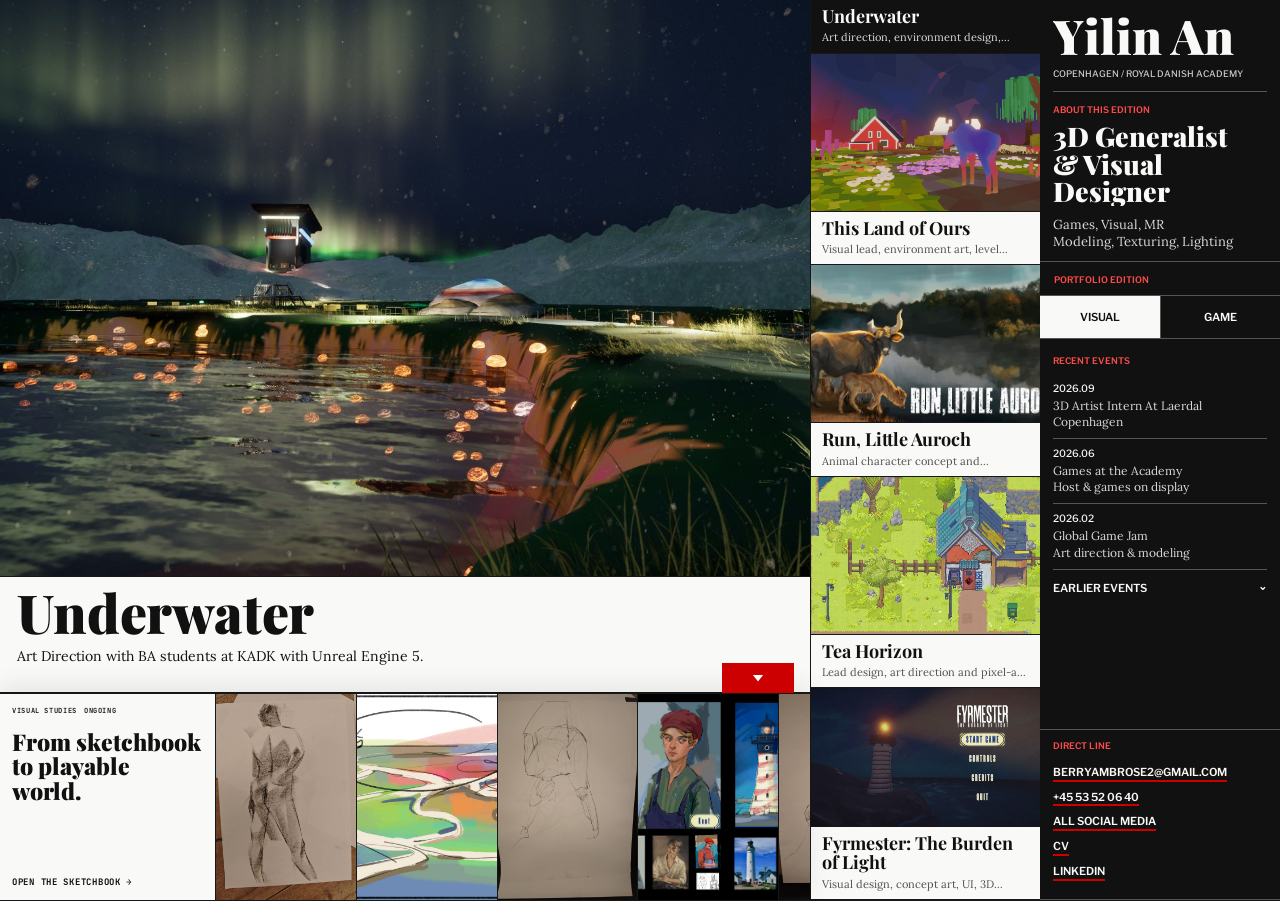
<file: index.html>
<!doctype html>
<html lang="en">
  <head>
    <meta charset="utf-8">
    <meta name="viewport" content="width=device-width, initial-scale=1">
    <meta name="description" content="3D Generalist &amp; Visual Designer. Games, visual, MR. Modeling, texturing, lighting.">
    <meta property="og:type" content="website">
    <meta property="og:url" content="https://www.yilin-an.com/">
    <meta property="og:title" content="Yilin An | 3D Generalist &amp; Visual Designer">
    <meta property="og:description" content="Games, visual, MR. Modeling, texturing, lighting.">
    <meta property="og:image" content="https://www.yilin-an.com/assets/works/underwater-final-1.jpg">
    <meta property="og:image:width" content="1800">
    <meta property="og:image:height" content="849">
    <meta property="og:image:alt" content="Underwater environment by Yilin An">
    <meta name="twitter:card" content="summary_large_image">
    <meta name="twitter:title" content="Yilin An | 3D Generalist &amp; Visual Designer">
    <meta name="twitter:description" content="Games, visual, MR. Modeling, texturing, lighting.">
    <meta name="twitter:image" content="https://www.yilin-an.com/assets/works/underwater-final-1.jpg">
    <title>Yilin An | 3D Generalist &amp; Visual Designer</title>
    <link rel="stylesheet" href="styles.css?v=20261027-3">
  </head>
  <body class="home-editorial">
    <div class="page-shell">
      <main class="front-page" id="content">
        <div class="front-page__grid">
          <section class="front-main" id="front-main" aria-label="Selected project">
            <div class="front-main__cover" id="front-main-cover">
              <figure class="front-main__hero">
              <img src="assets/works/underwater-final-1.jpg" alt="Underwater arctic environment beneath the aurora">
              </figure>
              <div class="front-main__overview">
                <h1 id="front-project-title">Underwater</h1>
                <div class="front-main__overview-grid">
                  <p>Art Direction with BA students at KADK with Unreal Engine 5.</p>
                </div>
              </div>
            </div>
            <section class="work-detail" id="work-detail" aria-live="polite"></section>
          </section>

          <section class="front-studies front-studies--overlay" id="front-studies" aria-labelledby="studies-title">
            <header>
              <p class="front-meta"><span>Visual Studies</span><span>Ongoing</span></p>
              <h2 id="studies-title">From sketchbook<br>to playable world.</h2>
              <span class="front-studies__cta">Open the sketchbook <span aria-hidden="true">→</span></span>
            </header>
            <div class="front-studies__images" id="front-studies-images" aria-label="Sketches from visual projects"></div>
            <a class="front-studies__hit-area" href="#croquis" aria-label="Open Croquis sketchbook"></a>
            <button class="front-studies__toggle" id="front-studies-toggle" type="button" aria-label="Hide sketchbook" aria-controls="front-studies-images" aria-expanded="true" title="Hide sketchbook"><span aria-hidden="true"></span></button>
          </section>

          <aside class="front-directory" id="front-directory" aria-label="Project directory">
            <button class="front-directory__toggle" id="front-directory-toggle" type="button" aria-expanded="false" aria-controls="front-reader-list">Projects <span aria-hidden="true">⌄</span></button>
            <nav class="front-directory__list" id="front-reader-list" aria-label="All projects"></nav>
          </aside>

          <aside class="front-rail" id="about" aria-label="About and contact">
            <section class="front-rail__intro">
              <p class="front-rail__name">Yilin An</p>
              <p class="front-rail__location">Copenhagen / Royal Danish Academy</p>
              <p class="front-rail__kicker">About this edition</p>
              <h2><span>3D Generalist</span><br> &amp; Visual Designer</h2>
              <p>Games, Visual, MR<br>Modeling, Texturing, Lighting</p>
            </section>

            <nav class="front-rail__edition" aria-label="Portfolio edition">
              <p class="front-rail__kicker">Portfolio Edition</p>
              <div class="front-rail__edition-links">
                <a href="index.html" aria-current="page">Visual</a>
                <a href="game-design.html">Game</a>
              </div>
            </nav>

            <section class="front-rail__events" aria-label="Recent events">
              <p class="front-rail__kicker">Recent Events</p>
              <article><time datetime="2026-09">2026.09</time><p>3D Artist Intern At Laerdal Copenhagen</p></article>
              <article><time datetime="2026-06">2026.06</time><p>Games at the Academy<br>Host &amp; games on display</p></article>
              <article><time datetime="2026-02">2026.02</time><p>Global Game Jam<br>Art direction &amp; modeling</p></article>
              <details class="front-rail__history">
                <summary>Earlier events <span aria-hidden="true">⌄</span></summary>
                <article><time datetime="2025-09">2025.09–11</time><p>BOF21 cover-page design for Team Deadline Impact</p></article>
                <article><time datetime="2025-09">2025.09–11</time><p>Croquis exhibition at the Royal Danish Academy, works on display</p></article>
                <article><time datetime="2025">2025</time><p>Danish National Museum<br>Museum game collaboration</p></article>
                <article><time datetime="2025-02">2025.02</time><p>Hikvision EZVIZ, brand IP figure design</p></article>
                <article><time datetime="2024-09">2024.09<br>–2025.11</time><p>BOF TT cover-page design for Team Ultimate Ravers</p></article>
                <article><time datetime="2023-09">2023.09</time><p>Zhejiang Province Multimedia Design Competition, First Prize</p></article>
              </details>
            </section>

            <section class="front-rail__contact" id="contact">
              <p class="front-rail__kicker">Direct Line</p>
              <a href="mailto:berryambrose2@gmail.com">berryambrose2@gmail.com</a>
              <a href="tel:+4553520640">+45 53 52 06 40</a>
              <a href="https://linktr.ee/yilinan" target="_blank" rel="noreferrer">All social media</a>
              <a href="https://drive.google.com/file/d/1yJG4AS02qdgOVdBBSRot0RKter72H807/view?usp=drive_link" target="_blank" rel="noreferrer">CV</a>
              <a href="https://www.linkedin.com/in/yilinan/" target="_blank" rel="noreferrer">LinkedIn</a>
            </section>
          </aside>

        </div>
      </main>
    </div>
    <script src="case-studies.js?v=20261026-4"></script>
    <script src="script.js?v=20261027-3"></script>
  </body>
</html>
</file>
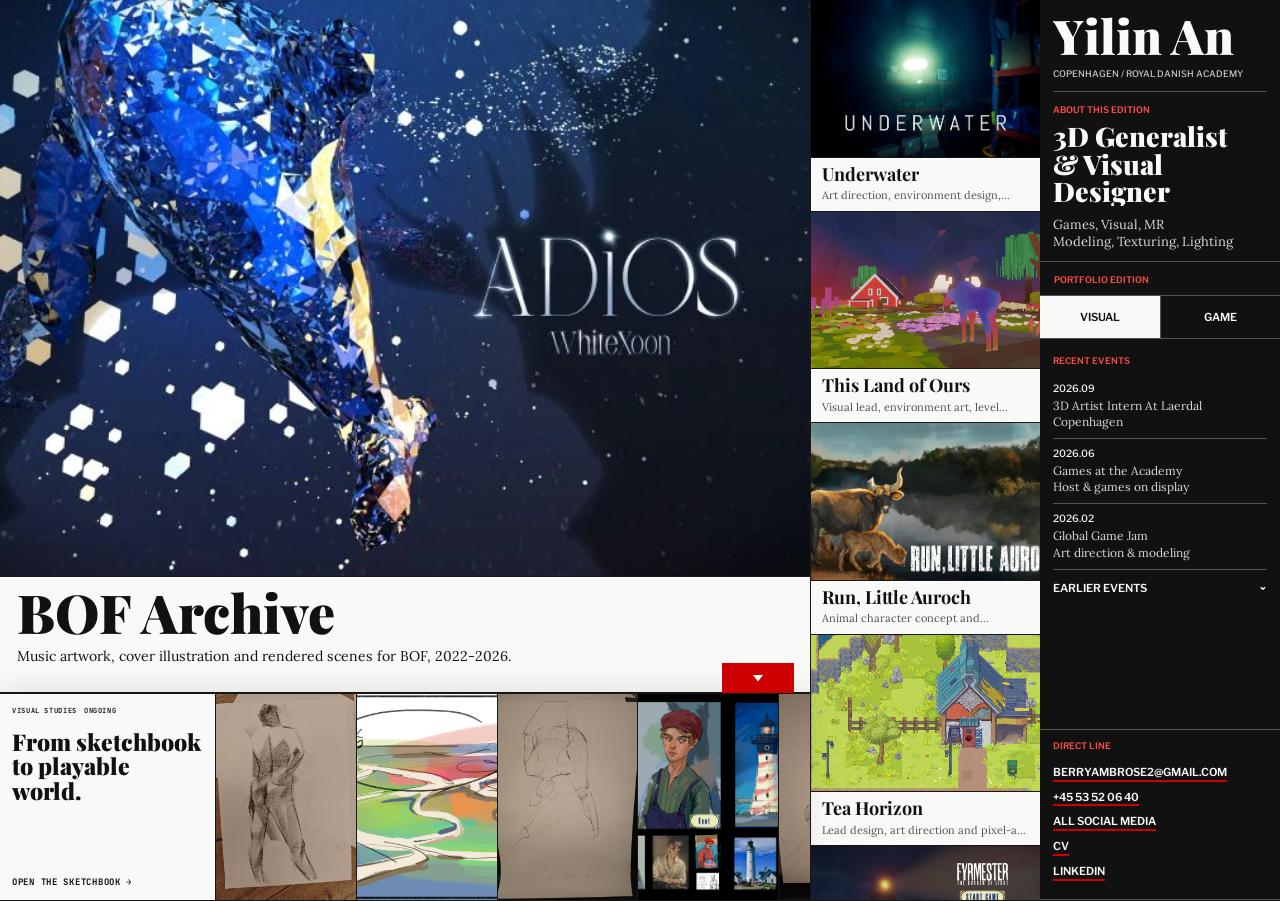
<file: bof.html>
<!doctype html>
<html lang="en">
  <head>
    <meta charset="utf-8">
    <meta http-equiv="refresh" content="0; url=index.html#bof">
    <meta name="robots" content="noindex">
    <title>BOF | Yilin An</title>
    <script>window.location.replace("index.html#bof");</script>
  </head>
  <body><a href="index.html#bof">BOF Archive</a></body>
</html>
</file>
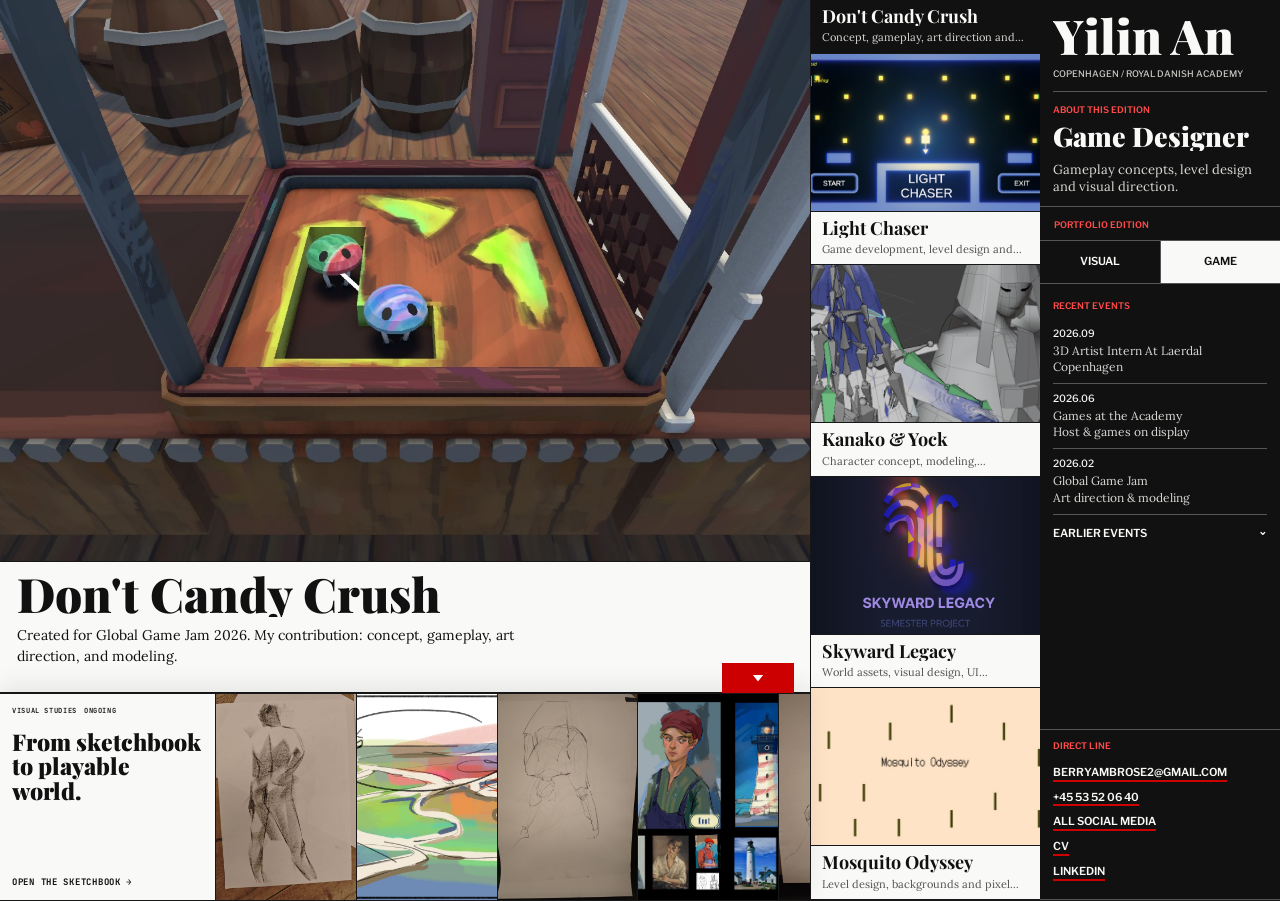
<file: game-design.html>
<!doctype html>
<html lang="en">
  <head>
    <meta charset="utf-8">
    <meta name="viewport" content="width=device-width, initial-scale=1">
    <meta name="description" content="Yilin An's game design portfolio: gameplay concepts, level design, prototypes and visual direction.">
    <meta property="og:type" content="website">
    <meta property="og:url" content="https://www.yilin-an.com/game-design.html">
    <meta property="og:title" content="Yilin An | Game Designer">
    <meta property="og:description" content="Gameplay concepts, level design, prototypes and visual direction.">
    <meta property="og:image" content="https://www.yilin-an.com/assets/works/candy-6.jpg">
    <meta name="twitter:card" content="summary_large_image">
    <title>Yilin An | Game Designer</title>
    <link rel="stylesheet" href="styles.css?v=20261027-3">
  </head>
  <body class="home-editorial game-edition">
    <div class="page-shell">
      <main class="front-page" id="content">
        <div class="front-page__grid">
          <section class="front-main" id="front-main" aria-label="Selected project">
            <div class="front-main__cover" id="front-main-cover">
              <figure class="front-main__hero">
                <img src="assets/works/candy-6.jpg" alt="Don't Candy Crush gameplay scene">
              </figure>
              <div class="front-main__overview">
                <h1 id="front-project-title">Don't Candy Crush</h1>
                <div class="front-main__overview-grid">
                  <p>Created for Global Game Jam 2026. My contribution: concept, gameplay, art direction, and modeling.</p>
                </div>
              </div>
            </div>
            <section class="work-detail" id="work-detail" aria-live="polite"></section>
          </section>

          <section class="front-studies front-studies--overlay" id="front-studies" aria-labelledby="studies-title">
            <header>
              <p class="front-meta"><span>Visual Studies</span><span>Ongoing</span></p>
              <h2 id="studies-title">From sketchbook<br>to playable world.</h2>
              <span class="front-studies__cta">Open the sketchbook <span aria-hidden="true">→</span></span>
            </header>
            <div class="front-studies__images" id="front-studies-images" aria-label="Sketches from visual projects"></div>
            <a class="front-studies__hit-area" href="index.html#croquis" aria-label="Open Croquis sketchbook"></a>
            <button class="front-studies__toggle" id="front-studies-toggle" type="button" aria-label="Hide sketchbook" aria-controls="front-studies-images" aria-expanded="true" title="Hide sketchbook"><span aria-hidden="true"></span></button>
          </section>

          <aside class="front-directory" id="front-directory" aria-label="Game project directory">
            <button class="front-directory__toggle" id="front-directory-toggle" type="button" aria-expanded="false" aria-controls="front-reader-list">Projects <span aria-hidden="true">⌄</span></button>
            <nav class="front-directory__list" id="front-reader-list" aria-label="Game projects"></nav>
          </aside>

          <aside class="front-rail" id="about" aria-label="About and contact">
            <section class="front-rail__intro">
              <p class="front-rail__name">Yilin An</p>
              <p class="front-rail__location">Copenhagen / Royal Danish Academy</p>
              <p class="front-rail__kicker">About this edition</p>
              <h2>Game Designer</h2>
              <p>Gameplay concepts, level design and visual direction.</p>
            </section>

            <nav class="front-rail__edition" aria-label="Portfolio edition">
              <p class="front-rail__kicker">Portfolio Edition</p>
              <div class="front-rail__edition-links">
                <a href="index.html">Visual</a>
                <a href="game-design.html" aria-current="page">Game</a>
              </div>
            </nav>

            <section class="front-rail__events" aria-label="Recent events">
              <p class="front-rail__kicker">Recent Events</p>
              <article><time datetime="2026-09">2026.09</time><p>3D Artist Intern At Laerdal Copenhagen</p></article>
              <article><time datetime="2026-06">2026.06</time><p>Games at the Academy<br>Host &amp; games on display</p></article>
              <article><time datetime="2026-02">2026.02</time><p>Global Game Jam<br>Art direction &amp; modeling</p></article>
              <details class="front-rail__history">
                <summary>Earlier events <span aria-hidden="true">⌄</span></summary>
                <article><time datetime="2025-09">2025.09–11</time><p>BOF21 cover-page design for Team Deadline Impact</p></article>
                <article><time datetime="2025-09">2025.09–11</time><p>Croquis exhibition at the Royal Danish Academy, works on display</p></article>
                <article><time datetime="2025">2025</time><p>Danish National Museum<br>Museum game collaboration</p></article>
                <article><time datetime="2025-02">2025.02</time><p>Hikvision EZVIZ, brand IP figure design</p></article>
                <article><time datetime="2024-09">2024.09<br>–2025.11</time><p>BOF TT cover-page design for Team Ultimate Ravers</p></article>
                <article><time datetime="2023-09">2023.09</time><p>Zhejiang Province Multimedia Design Competition, First Prize</p></article>
              </details>
            </section>

            <section class="front-rail__contact" id="contact">
              <p class="front-rail__kicker">Direct Line</p>
              <a href="mailto:berryambrose2@gmail.com">berryambrose2@gmail.com</a>
              <a href="tel:+4553520640">+45 53 52 06 40</a>
              <a href="https://linktr.ee/yilinan" target="_blank" rel="noreferrer">All social media</a>
              <a href="https://drive.google.com/file/d/1yJG4AS02qdgOVdBBSRot0RKter72H807/view?usp=drive_link" target="_blank" rel="noreferrer">CV</a>
              <a href="https://www.linkedin.com/in/yilinan/" target="_blank" rel="noreferrer">LinkedIn</a>
            </section>
          </aside>
        </div>
      </main>
    </div>
    <script src="case-studies.js?v=20261026-4"></script>
    <script src="script.js?v=20261027-3"></script>
  </body>
</html>
</file>
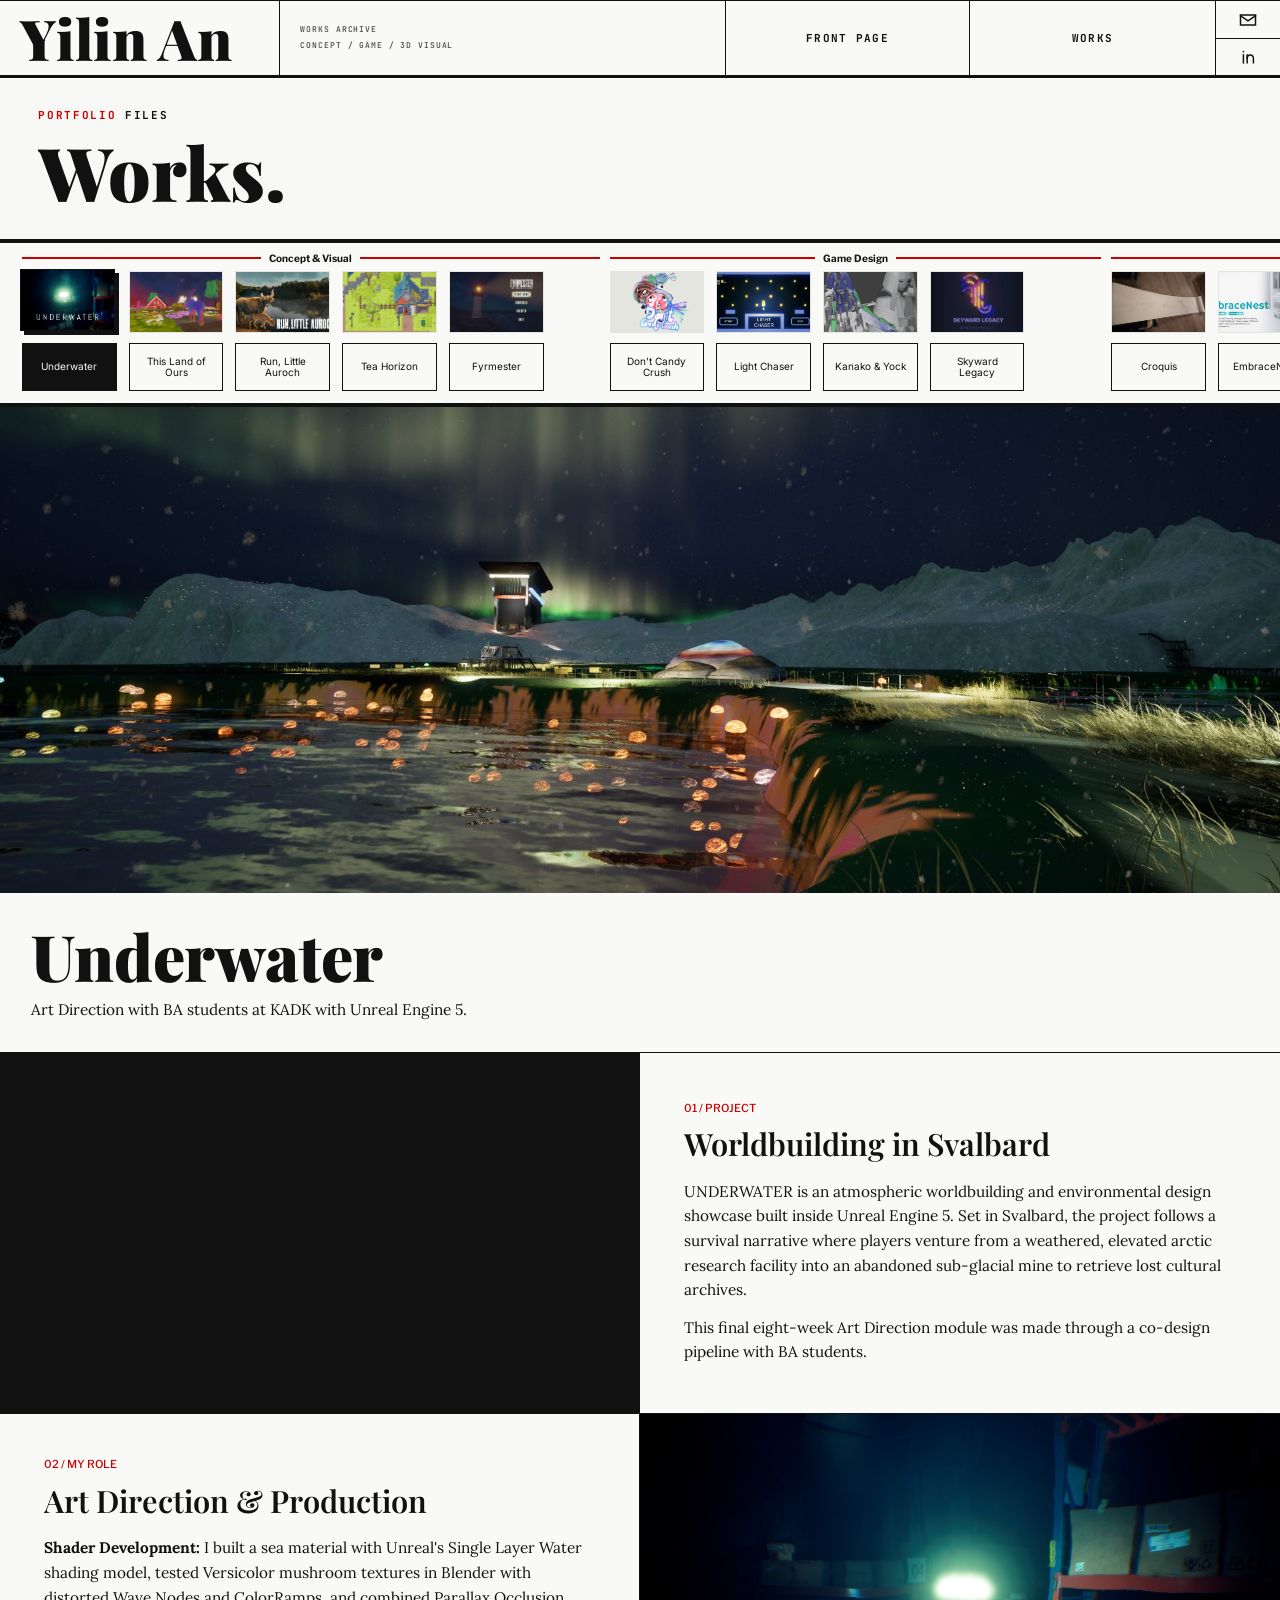
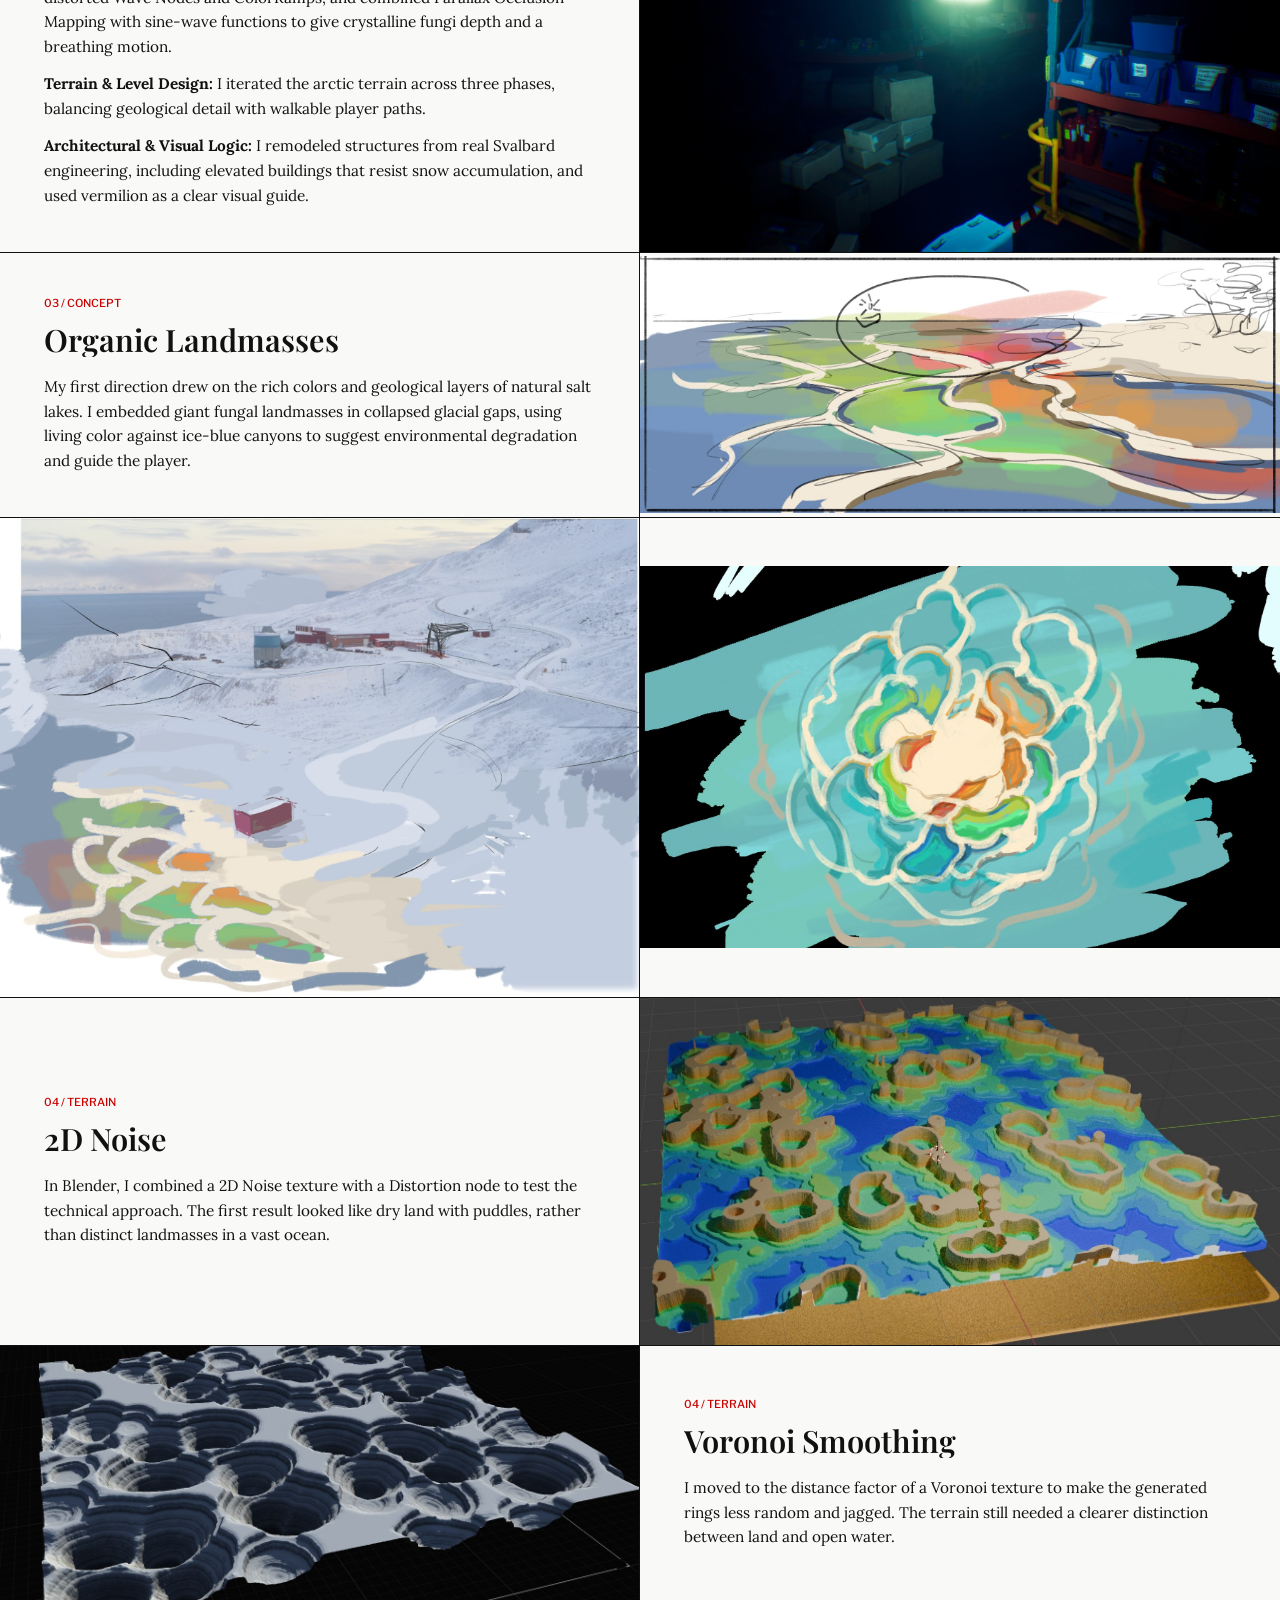
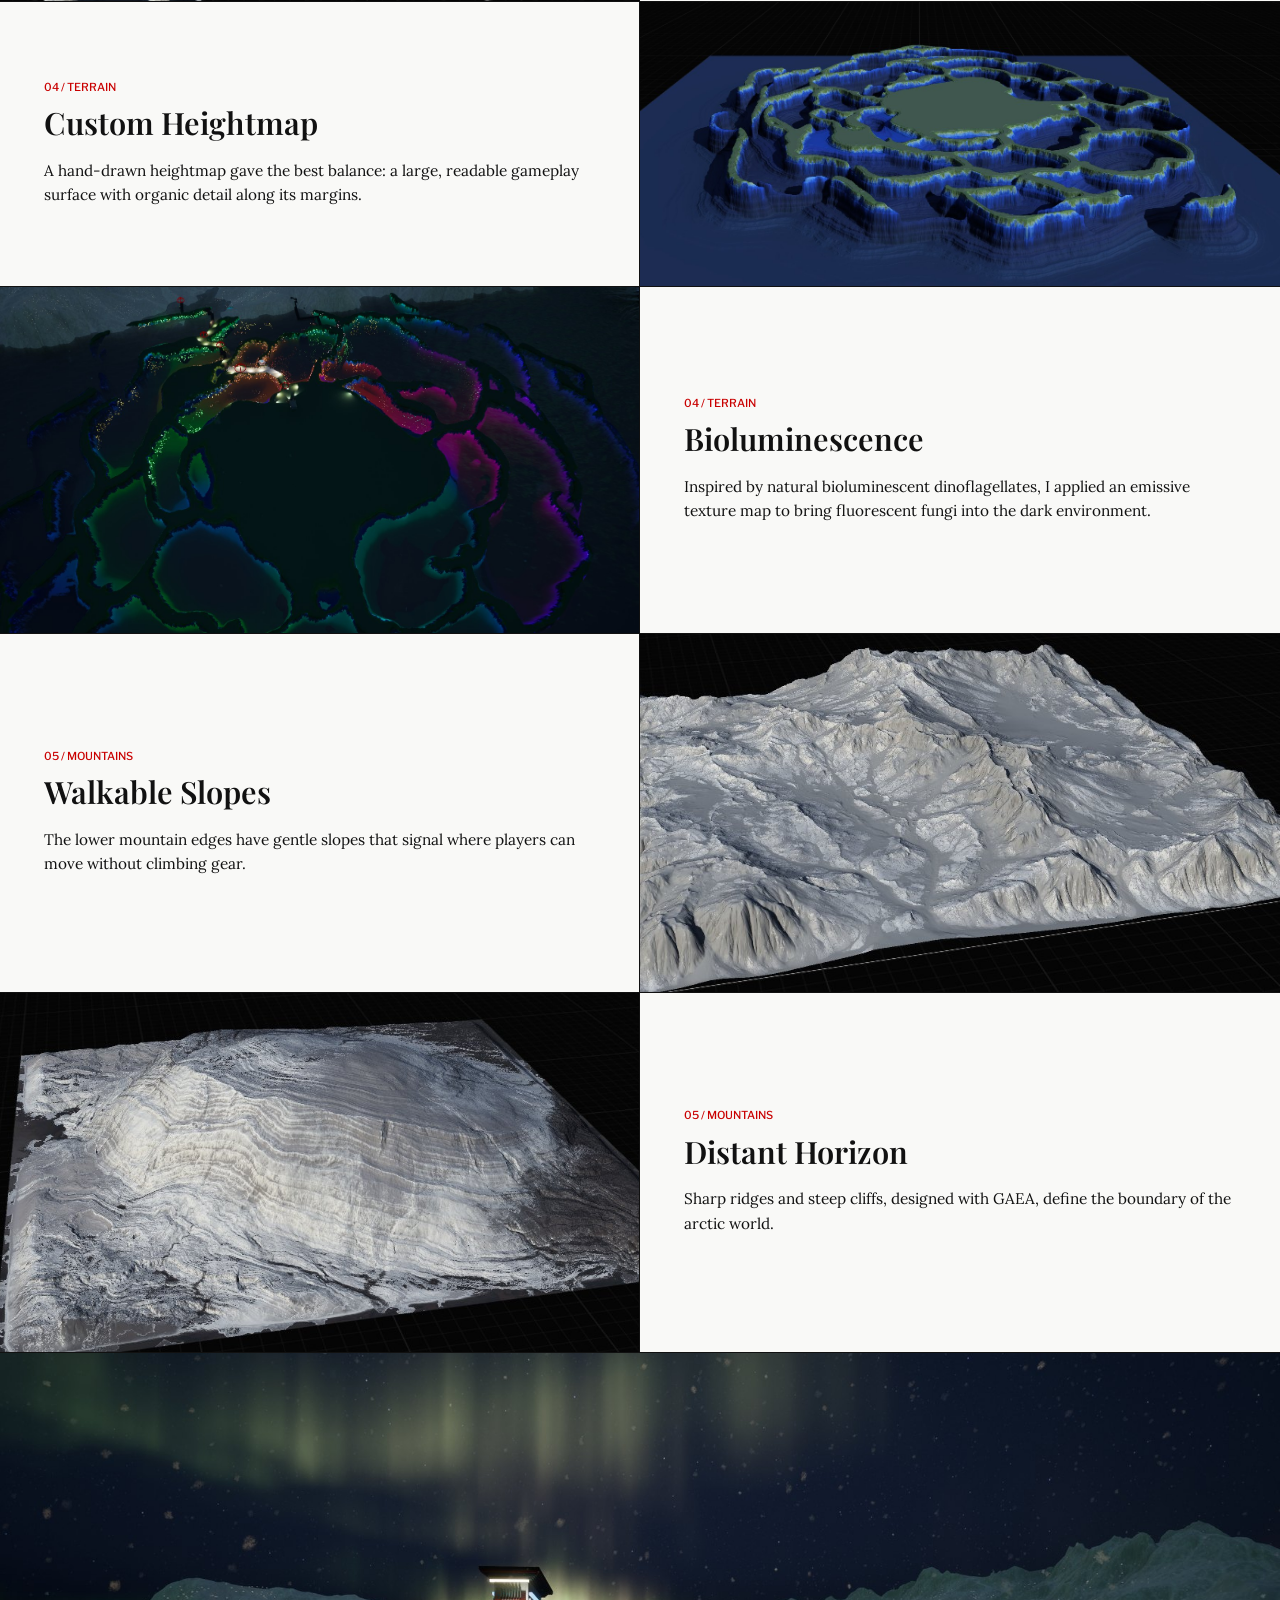
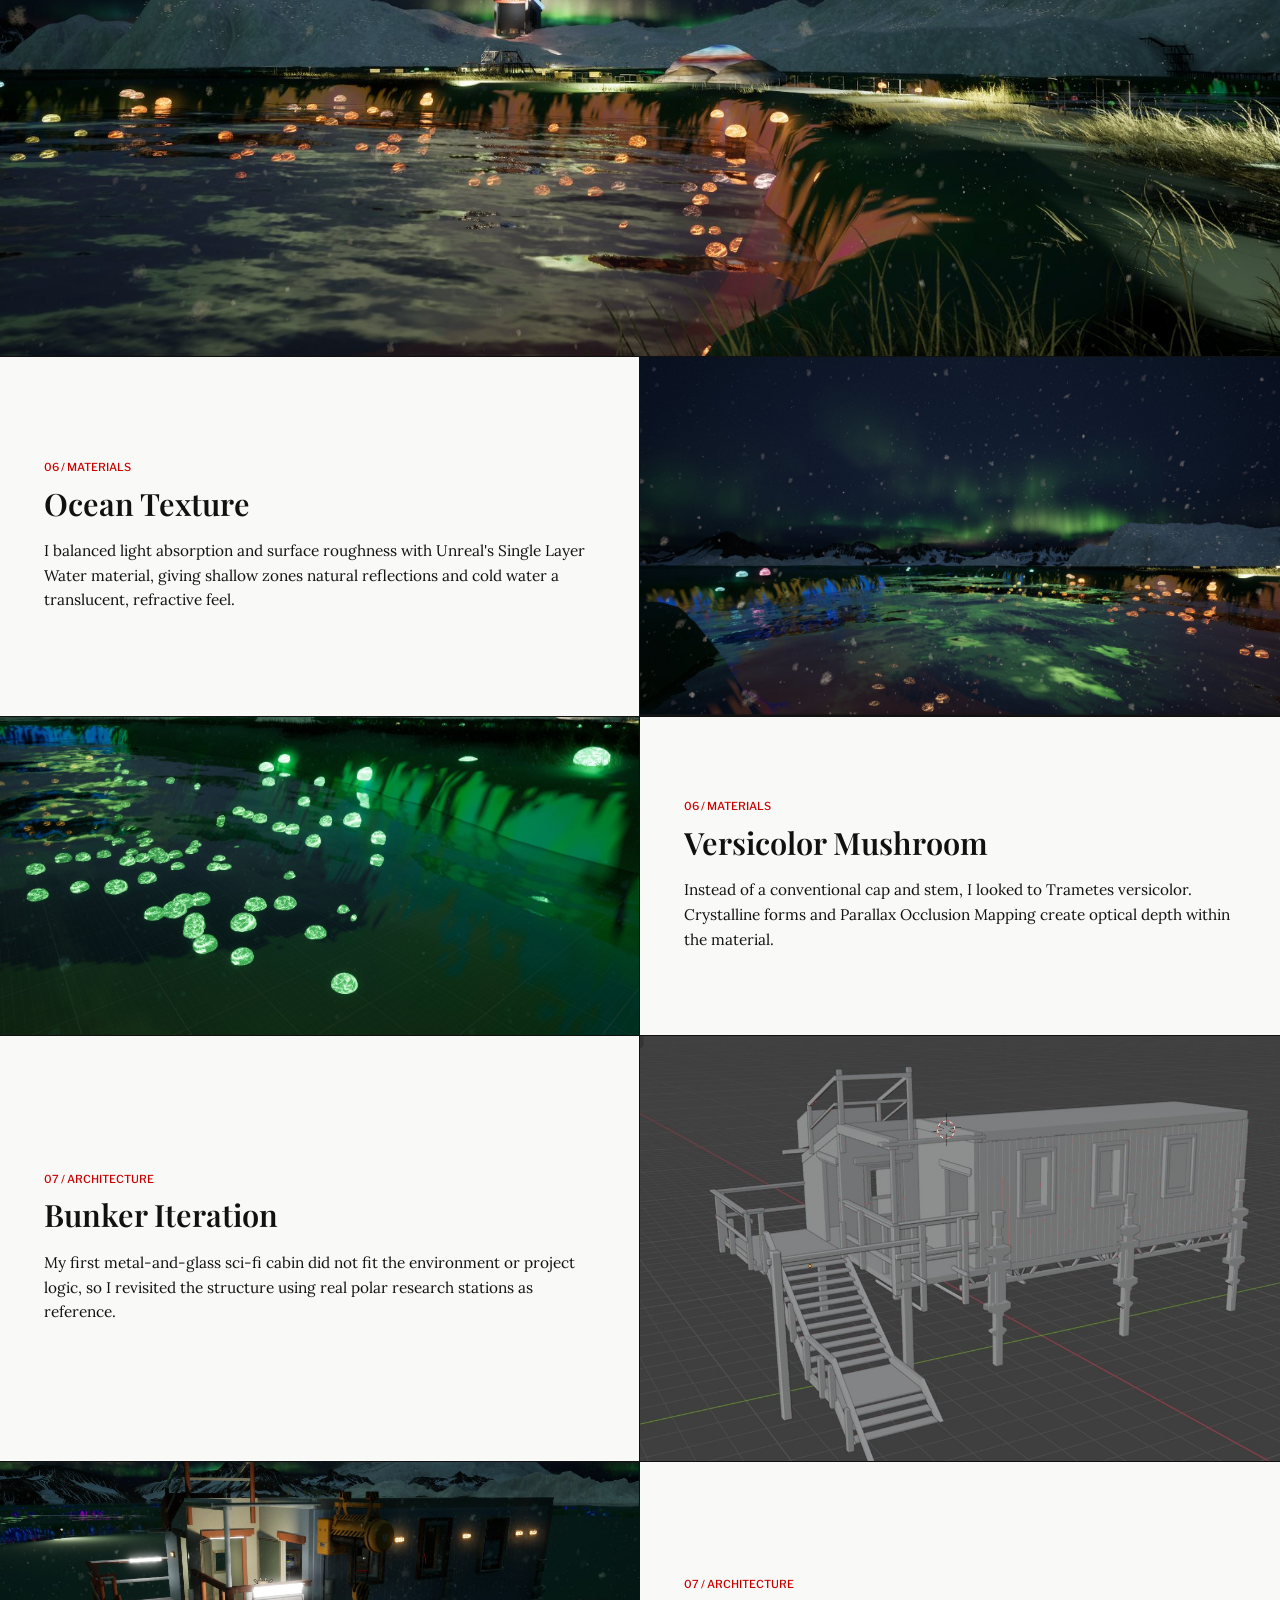
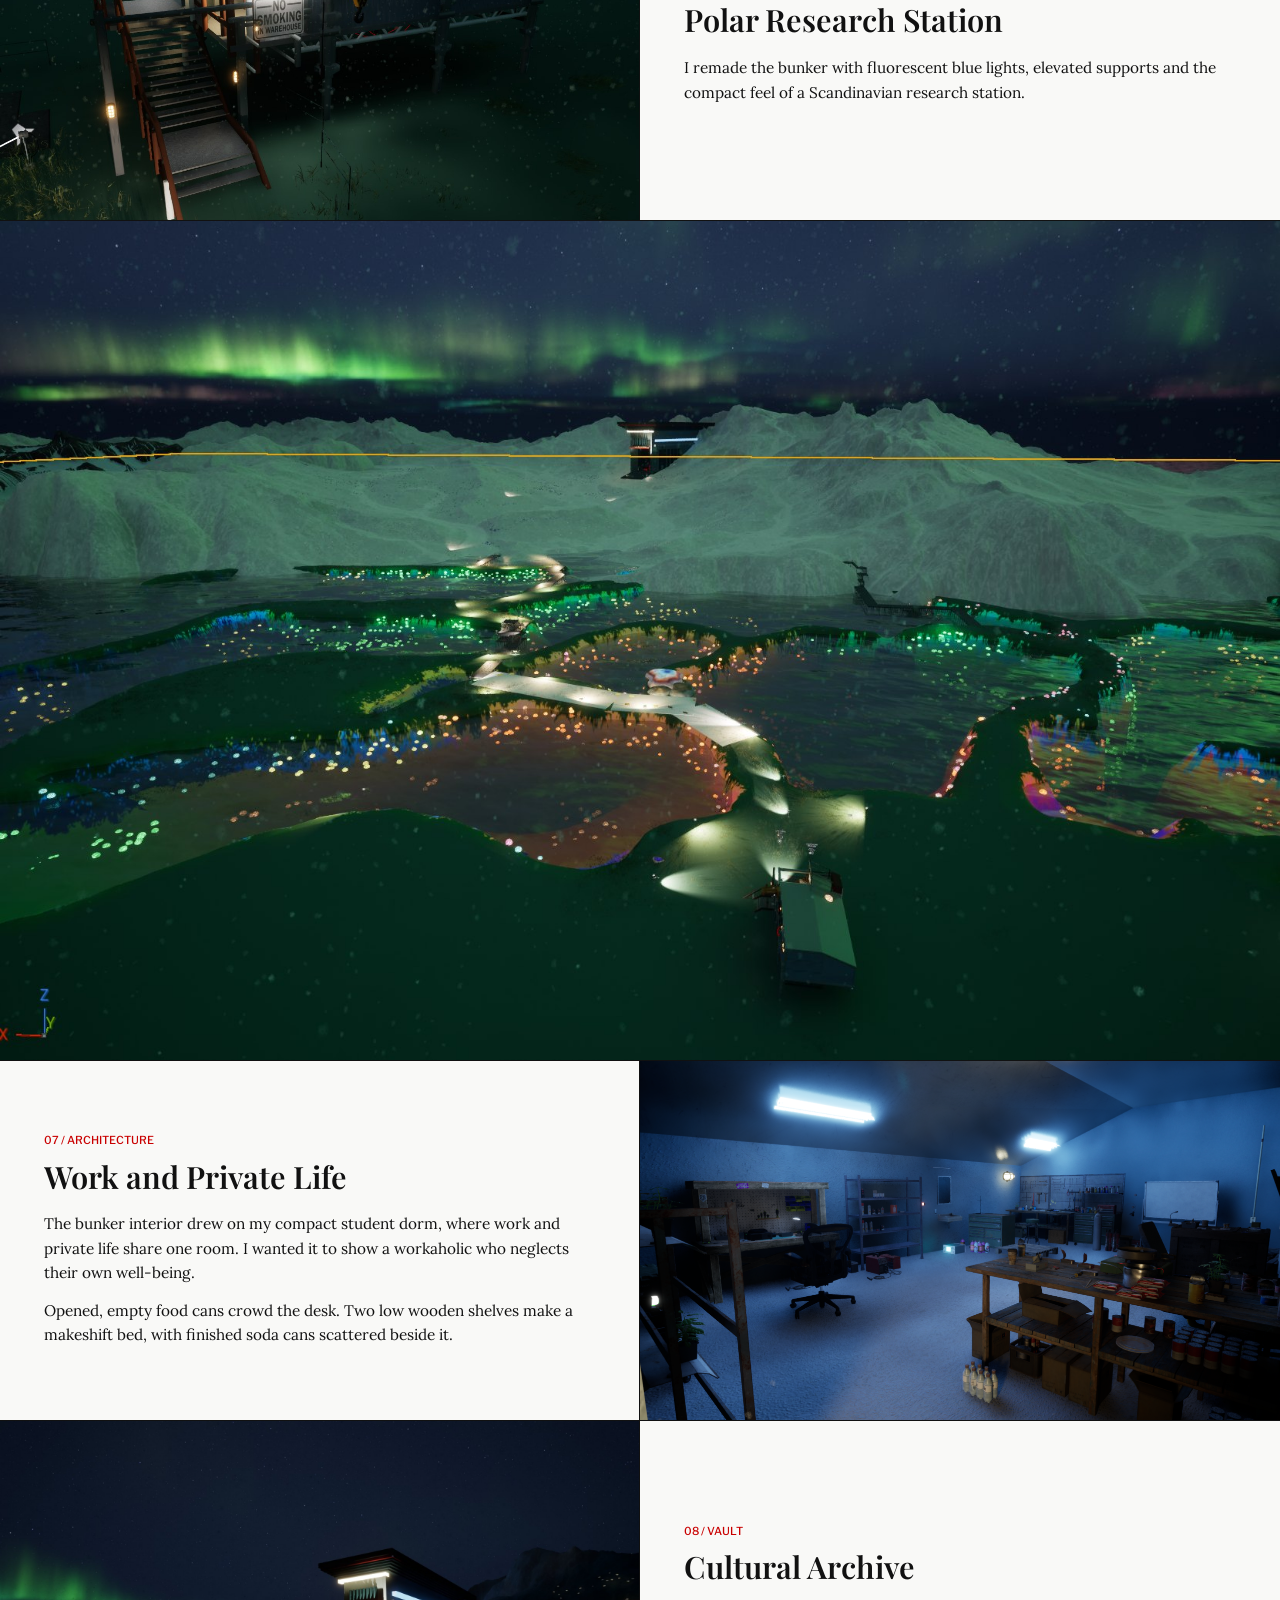
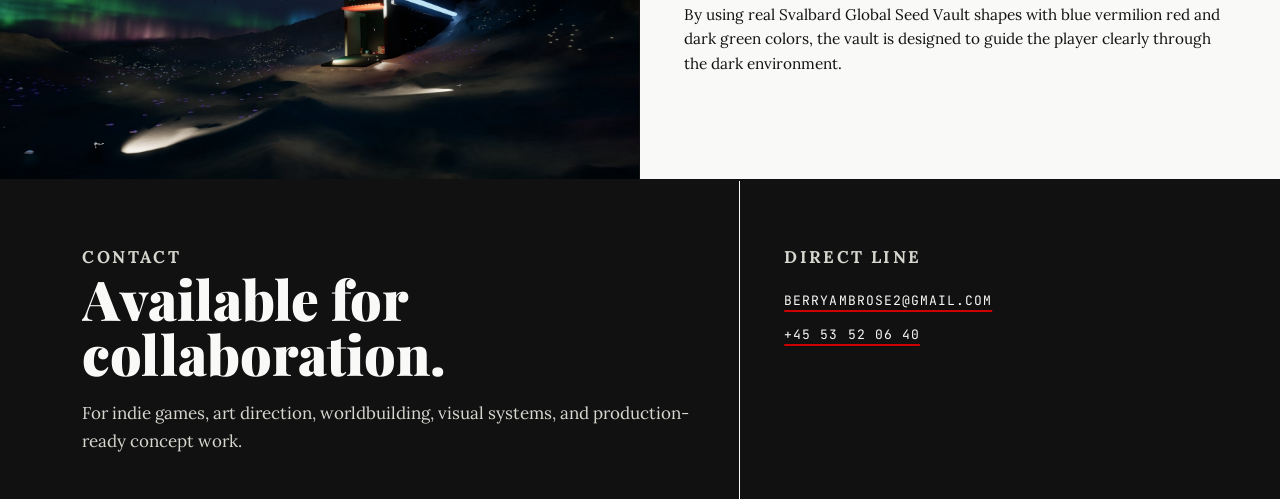
<file: works.html>
<!doctype html>
<html lang="en">
  <head>
    <meta charset="utf-8">
    <meta name="viewport" content="width=device-width, initial-scale=1">
    <meta name="description" content="Selected works by Yilin An. 3D Generalist &amp; Visual Designer. Games, visual, MR. Modeling, texturing, lighting.">
    <meta property="og:type" content="website">
    <meta property="og:url" content="https://www.yilin-an.com/works.html">
    <meta property="og:title" content="Yilin An | 3D Generalist &amp; Visual Designer">
    <meta property="og:description" content="Games, visual, MR. Modeling, texturing, lighting.">
    <meta property="og:image" content="https://www.yilin-an.com/assets/works/underwater-final-1.jpg">
    <meta property="og:image:width" content="1800">
    <meta property="og:image:height" content="849">
    <meta property="og:image:alt" content="Underwater environment by Yilin An">
    <meta name="twitter:card" content="summary_large_image">
    <meta name="twitter:title" content="Yilin An | 3D Generalist &amp; Visual Designer">
    <meta name="twitter:description" content="Games, visual, MR. Modeling, texturing, lighting.">
    <meta name="twitter:image" content="https://www.yilin-an.com/assets/works/underwater-final-1.jpg">
    <title>Works | Yilin An</title>
    <link rel="stylesheet" href="styles.css?v=20261027-3">
  </head>
  <body class="works-page">
    <div class="page-shell">
      <header class="masthead">
        <div class="masthead__inner">
          <a class="brand" href="index.html">Yilin An</a>
          <div class="header-status" aria-label="Portfolio status">
            <span>Works archive</span>
            <span>Concept / game / 3D visual</span>
          </div>
          <nav class="main-nav" aria-label="Main navigation">
            <a class="nav-link" href="index.html">Front Page</a>
            <a class="nav-link" href="works.html">Works</a>
          </nav>
          <div class="social-links" aria-label="Contact links">
            <a class="social-link" href="mailto:berryambrose2@gmail.com" aria-label="Email Yilin An">
              <svg viewBox="0 0 24 24" aria-hidden="true">
                <path d="M3 6h18v12H3z"></path>
                <path d="m3 7 9 6 9-6"></path>
              </svg>
            </a>
            <a class="social-link" href="https://www.linkedin.com/in/yilinan/" target="_blank" rel="noreferrer" aria-label="LinkedIn">
              <svg viewBox="0 0 24 24" aria-hidden="true">
                <path d="M6.5 9.5V19"></path>
                <path d="M6.5 5.5v.1"></path>
                <path d="M11 19v-9.5"></path>
                <path d="M11 13.4c0-2.3 1.4-3.9 3.6-3.9 2.4 0 3.9 1.7 3.9 4.5v5"></path>
              </svg>
            </a>
          </div>
        </div>
      </header>

      <main>
        <section class="works-hero newsprint-texture">
          <div class="container">
            <div class="works-title">
              <div>
                <p class="eyebrow"><span class="red">Portfolio</span> files</p>
                <h1>Works.</h1>
              </div>
            </div>
          </div>
        </section>

        <section class="container works-content">
          <div class="works-layout">
            <aside class="works-list" id="works-list" aria-label="Project list"></aside>
            <section class="work-detail" id="work-detail" aria-live="polite"></section>
          </div>
        </section>
      </main>

      <footer class="footer" id="contact">
        <div class="container">
          <div class="footer-grid">
            <div class="footer-copy">
              <p class="section-kicker red">Contact</p>
              <h2>Available for collaboration.</h2>
              <p>For indie games, art direction, worldbuilding, visual systems, and production-ready concept work.</p>
            </div>
            <div class="footer-contact">
              <p class="section-kicker">Direct Line</p>
              <div class="contact-list">
                <a href="mailto:berryambrose2@gmail.com">berryambrose2@gmail.com</a>
                <a href="tel:+4553520640">+45 53 52 06 40</a>
              </div>
            </div>
          </div>
        </div>
      </footer>
    </div>
    <script src="case-studies.js?v=20261026-4"></script>
    <script src="script.js?v=20261027-3"></script>
  </body>
</html>
</file>
<file: styles.css>
@import url("https://fonts.googleapis.com/css2?family=Inter:wght@400;500;600;700;800&family=JetBrains+Mono:wght@400;500;700&family=Libre+Franklin:wght@500;600&family=Playfair+Display:ital,wght@0,400;0,600;0,700;0,900;1,400&family=Lora:ital,wght@0,400;0,600;1,400&display=block");

:root {
  --paper: #f9f9f7;
  --ink: #111111;
  --muted: #e5e5e0;
  --soft: #f1f1ed;
  --dim: #525252;
  --red: #cc0000;
  --max: none;
  --page-gutter: clamp(18px, 3vw, 48px);
}

* {
  box-sizing: border-box;
}

html {
  scroll-behavior: smooth;
}

body {
  margin: 0;
  background-color: var(--paper);
  background-image: url("data:image/svg+xml,%3Csvg xmlns='http://www.w3.org/2000/svg' width='4' height='4' viewBox='0 0 4 4'%3E%3Cpath fill='%23111111' fill-opacity='0.04' d='M1 3h1v1H1V3zm2-2h1v1H3V1z'%3E%3C/path%3E%3C/svg%3E");
  color: var(--ink);
  font-family: "Inter", "Helvetica Neue", Arial, sans-serif;
}

a {
  color: inherit;
  text-decoration: none;
}

img {
  display: block;
  max-width: 100%;
}

button,
input,
textarea {
  border-radius: 0;
  font: inherit;
}

button {
  cursor: pointer;
}

:focus-visible {
  outline: 2px solid var(--ink);
  outline-offset: 3px;
}

.page-shell {
  min-height: 100vh;
}

.masthead {
  position: sticky;
  top: 0;
  z-index: 40;
  border-top: 1px solid var(--ink);
  border-bottom: 3px solid var(--ink);
  background: rgba(249, 249, 247, 0.96);
  transition: border-width 180ms ease-out;
}


/* Editorial front page */
.home-editorial {
  --front-rule: #171717;
  --front-gap: clamp(8px, 0.75vw, 14px);
  --front-pad: clamp(14px, 1.45vw, 24px);
}

.home-editorial .masthead {
  position: sticky;
  border-bottom-width: 1px;
}

.home-editorial .front-page {
  border-bottom: 1px solid var(--front-rule);
}

.front-page__grid {
  display: grid;
  grid-template-columns:
    minmax(480px, 48fr)
    minmax(460px, 36fr)
    minmax(250px, 16fr);
  grid-template-areas: "left feature rail";
  align-items: stretch;
  border-top: 1px solid var(--front-rule);
  background: var(--paper);
}

.front-left {
  grid-area: left;
  min-width: 0;
  border-right: 1px solid var(--front-rule);
}

.front-projects {
  display: grid;
  min-width: 0;
  grid-template-columns: repeat(2, minmax(0, 1fr));
}

.front-project {
  min-width: 0;
  border-right: 1px solid var(--front-rule);
  border-bottom: 1px solid var(--front-rule);
  background: var(--paper);
  transition: background 160ms ease-out, color 160ms ease-out;
}

.front-project:nth-child(2n) {
  border-right: 0;
}

.front-project:hover {
  background: var(--ink);
  color: var(--paper);
}

.front-project__image {
  aspect-ratio: 16 / 7.1;
  margin: 0;
  overflow: hidden;
  border-bottom: 1px solid var(--front-rule);
  background: var(--muted);
}

.front-project__image img,
.front-feature__hero img,
.front-feature__process img,
.front-studies__images img {
  width: 100%;
  height: 100%;
  object-fit: cover;
}

.front-project__image img {
  transition: transform 220ms ease-out, filter 220ms ease-out;
}

.front-project:hover .front-project__image img {
  transform: scale(1.025);
  filter: contrast(1.04) saturate(1.04);
}

.front-project__body {
  min-height: 0;
  padding: 11px var(--front-pad) 14px;
}

.front-project__title {
  display: flex;
  flex-direction: column;
  align-items: flex-start;
  gap: 5px;
}

.front-project__title > span {
  color: var(--red);
  font-family: "Libre Franklin", Arial, sans-serif;
  font-size: clamp(7px, 0.52vw, 9px);
  font-weight: 600;
  letter-spacing: 0;
  line-height: 1.25;
  text-transform: uppercase;
  white-space: nowrap;
}

.front-meta {
  display: flex;
  flex-wrap: wrap;
  align-items: center;
  gap: 7px;
  margin: 0 0 10px;
  font-family: "JetBrains Mono", "Courier New", monospace;
  font-size: clamp(7px, 0.55vw, 9px);
  font-weight: 600;
  letter-spacing: 0.09em;
  line-height: 1.3;
  text-transform: uppercase;
}

.front-tag {
  border: 1px solid currentColor;
  padding: 3px 6px;
}

.front-project h2 {
  font-size: clamp(21px, 1.7vw, 32px);
  line-height: 1.02;
}

.front-project__body > p:last-child {
  margin: clamp(10px, 1.1vw, 18px) 0 0;
  color: var(--dim);
  font-family: "Lora", Georgia, serif;
  font-size: clamp(11px, 0.88vw, 14px);
  line-height: 1.42;
}

.front-project:hover .front-project__body > p:last-child {
  color: #d9d9d4;
}

.front-feature {
  grid-area: feature;
  display: flex;
  min-width: 0;
  flex-direction: column;
  border-right: 1px solid var(--front-rule);
  background: var(--paper);
}

.front-feature__hero {
  display: block;
  aspect-ratio: 2.08 / 1;
  overflow: hidden;
  border-bottom: 1px solid var(--front-rule);
  background: #071018;
}

.front-feature__hero img {
  transition: transform 300ms ease-out, filter 300ms ease-out;
}

.front-feature__hero:hover img {
  transform: scale(1.02);
  filter: contrast(1.05);
}

.front-feature__header {
  display: block;
  border-bottom: 0;
  padding: 14px var(--front-pad) 16px;
}

.front-feature__header > .front-meta {
  margin-bottom: 7px;
}

.front-feature__title-row {
  display: grid;
  grid-template-columns: minmax(0, 1fr) minmax(170px, 0.42fr);
  gap: clamp(18px, 2vw, 32px);
  align-items: start;
}

.front-feature h1 {
  font-size: clamp(42px, 3vw, 62px);
  line-height: 0.88;
}

.front-feature__role {
  margin: 7px 0 0;
  color: var(--red);
  font-family: "Lora", Georgia, serif;
  font-size: clamp(11px, 0.9vw, 15px);
  font-weight: 700;
  line-height: 1.18;
}

.front-feature__lead {
  display: block;
  border-bottom: 1px solid var(--front-rule);
  padding: var(--front-pad);
}

.front-feature__lead > p {
  max-width: 760px;
  margin: 0;
  font-family: "Lora", Georgia, serif;
  font-size: clamp(14px, 1.15vw, 18px);
  line-height: 1.48;
}

.front-feature__lead dl,
.front-feature__lead dd {
  margin: 0;
}

.front-feature__lead dl {
  display: grid;
  gap: 13px;
}

.front-feature__lead dl > div {
  border-top: 1px solid var(--front-rule);
  padding-top: 7px;
}

.front-feature__lead dt {
  font-family: "JetBrains Mono", "Courier New", monospace;
  font-size: 8px;
  font-weight: 700;
  letter-spacing: 0.12em;
  text-transform: uppercase;
}

.front-feature__lead dd {
  margin-top: 4px;
  color: var(--dim);
  font-size: clamp(11px, 0.82vw, 13px);
  line-height: 1.35;
}

.front-feature__process {
  display: grid;
  flex: 1 1 auto;
  grid-template-columns: repeat(2, minmax(0, 1fr));
  gap: 0;
  border-bottom: 1px solid var(--front-rule);
}

.front-feature__process figure {
  display: grid;
  grid-template-rows: minmax(0, 1fr) auto;
  margin: 0;
  border-right: 1px solid var(--front-rule);
  border-bottom: 0;
}

.front-feature__process figure:nth-child(2) {
  border-right: 0;
}

.front-feature__process figure:last-child {
  grid-column: auto;
  display: grid;
  grid-template-rows: minmax(0, 1fr) auto;
  border-right: 0;
  border-bottom: 0;
}

.front-feature__process figure img,
.front-feature__process figure:not(:last-child) img,
.front-feature__process figure:last-child img {
  min-height: 0;
  aspect-ratio: auto;
}

.front-feature__process figcaption {
  min-height: 56px;
  padding: 9px 12px 11px;
  color: var(--dim);
  font-family: "Lora", Georgia, serif;
  font-size: clamp(10px, 0.72vw, 12px);
  line-height: 1.35;
}

.front-feature__process figure:last-child figcaption {
  display: block;
  border-left: 0;
}

.front-feature__link {
  display: flex;
  justify-content: space-between;
  gap: 20px;
  margin-top: auto;
  padding: 17px var(--front-pad);
  background: var(--ink);
  color: var(--paper);
  font-family: "JetBrains Mono", "Courier New", monospace;
  font-size: 11px;
  font-weight: 700;
  letter-spacing: 0.1em;
  text-transform: uppercase;
}

.front-feature__link:hover {
  background: var(--red);
}

.front-rail {
  grid-area: rail;
  display: flex;
  min-width: 0;
  flex-direction: column;
  align-self: stretch;
  background: var(--ink);
  color: var(--paper);
  container-type: inline-size;
}

.front-rail > section,
.front-rail > nav {
  border-bottom: 1px solid #555;
  padding: clamp(14px, 1.05vw, 20px);
}

.front-rail__kicker {
  margin: 0 0 14px;
  color: #ff4a4a;
  font-family: "Libre Franklin", Arial, sans-serif;
  font-size: 9px;
  font-weight: 600;
  letter-spacing: 0;
  text-transform: uppercase;
}

.front-rail__name {
  margin: 0;
  font-family: "Playfair Display", "Times New Roman", serif;
  font-size: clamp(34px, 20cqw, 70px);
  font-weight: 900;
  line-height: 1.05;
  white-space: nowrap;
}

.front-rail__location {
  margin: 8px 0 12px;
  border-bottom: 1px solid #555;
  padding-bottom: 10px;
  color: #c9c9c5;
  font-family: "Libre Franklin", Arial, sans-serif;
  font-weight: 500;
  letter-spacing: 0;
  font-size: clamp(9px, 0.58vw, 11px);
  line-height: 1.4;
  text-transform: uppercase;
}

.front-rail__intro .front-rail__kicker {
  margin-bottom: 8px;
}

.front-rail__intro h2 {
  margin: 0;
  font-family: "Playfair Display", "Times New Roman", serif;
  font-size: clamp(27px, 2.05vw, 38px);
  font-weight: 900;
  line-height: 1.02;
}

.front-rail__intro h2 :is(.headline-slide-base, .headline-slide-alt) > span {
  white-space: nowrap;
}

.front-rail__intro > p:last-child {
  margin: 20px 0 0;
  color: #d8d8d4;
  font-family: "Lora", Georgia, serif;
  font-size: clamp(13px, 1vw, 17px);
  line-height: 1.45;
}

.front-rail__events article {
  display: grid;
  grid-template-columns: 72px minmax(0, 1fr);
  gap: 10px;
  border-top: 1px solid #555;
  padding: 12px 0;
}

.front-rail__events > .front-rail__kicker {
  margin-bottom: 8px;
}

.front-rail__events > article:first-of-type {
  border-top: 0;
  padding-top: 0;
}

.front-rail__events article:last-child {
  padding-bottom: 0;
}

.front-rail__events time {
  font-family: "Libre Franklin", Arial, sans-serif;
  font-weight: 500;
  font-size: clamp(10px, 0.62vw, 12px);
  letter-spacing: 0;
}

.front-rail__events article p {
  margin: 0;
  color: #d8d8d4;
  font-family: "Lora", Georgia, serif;
  font-size: clamp(12px, 0.72vw, 14px);
  line-height: 1.35;
}

.front-rail__routes {
  display: grid;
  gap: 4px;
}

.front-rail__routes a {
  display: flex;
  justify-content: space-between;
  gap: 16px;
  padding: 10px 0;
  font-family: "Libre Franklin", Arial, sans-serif;
  font-weight: 600;
  font-size: 12px;
  letter-spacing: 0;
  text-transform: uppercase;
}

.front-rail__routes a:hover {
  color: #ff4a4a;
}

.front-rail__contact {
  margin-top: 0;
}

.front-rail__edition {
  flex: none;
}

.front-rail > .front-rail__edition {
  padding: 0;
}

.front-rail__edition > .front-rail__kicker {
  margin: 0;
  padding: 12px clamp(14px, 1.05vw, 20px) 10px;
}

.front-rail__edition-links {
  display: grid;
  grid-template-columns: repeat(2, minmax(0, 1fr));
  border-top: 1px solid #555;
}

.front-rail__edition-links a {
  display: flex;
  min-width: 0;
  min-height: 42px;
  align-items: center;
  justify-content: center;
  padding: 7px 5px;
  font-family: "Libre Franklin", Arial, sans-serif;
  font-size: clamp(11px, 0.72vw, 13px);
  font-weight: 600;
  letter-spacing: 0;
  line-height: 1.3;
  text-align: center;
  text-transform: uppercase;
}

.front-rail__edition-links a + a {
  border-left: 1px solid #555;
}

.front-rail__edition-links a[aria-current="page"],
.front-rail__edition-links a:hover {
  background: var(--paper);
  color: var(--ink);
}

.front-rail__contact a {
  display: table;
  max-width: 100%;
  margin: 0 0 13px;
  border-bottom: 2px solid var(--red);
  overflow-wrap: anywhere;
}

.front-rail__contact a,
.front-mobile-contact a {
  font-family: "Libre Franklin", Arial, sans-serif;
  font-size: clamp(11px, 0.78vw, 15px);
  font-weight: 600;
  letter-spacing: 0;
  line-height: 1.35;
  text-transform: uppercase;
}

.front-rail__contact a:hover {
  background: var(--paper);
  color: var(--ink);
}

.front-rail__contact a[href^="mailto:"] {
  white-space: nowrap;
}

.front-rail__history {
  border-top: 1px solid #555;
}

.front-rail__history summary {
  display: flex;
  justify-content: space-between;
  gap: 10px;
  padding: 11px 0;
  cursor: pointer;
  font-family: "Libre Franklin", Arial, sans-serif;
  font-size: clamp(11px, 0.75vw, 15px);
  font-weight: 600;
  letter-spacing: 0;
  list-style: none;
  text-transform: uppercase;
}

.front-rail__history summary span {
  display: inline-block;
  line-height: 1;
  transition: transform 160ms ease;
}

.front-rail__history summary::-webkit-details-marker {
  display: none;
}

.front-rail__history[open] summary span {
  transform: rotate(180deg);
}

.front-rail__history article {
  display: grid;
  grid-template-columns: 72px minmax(0, 1fr);
  gap: 10px;
  border-top: 1px solid #555;
  padding: 10px 0;
}

.front-rail__history time {
  font-family: "Libre Franklin", Arial, sans-serif;
  font-weight: 500;
  letter-spacing: 0;
  font-size: clamp(10px, 0.62vw, 12px);
}

.front-rail__history article p {
  margin: 0;
  color: #d8d8d4;
  font-family: "Lora", Georgia, serif;
  font-size: clamp(12px, 0.72vw, 14px);
  line-height: 1.35;
}

@container (max-width: 320px) {
  .front-rail__events article,
  .front-rail__history article {
    grid-template-columns: 1fr;
    gap: 4px;
  }
}

.front-studies {
  display: grid;
  min-width: 0;
  grid-template-columns: minmax(260px, 0.9fr) minmax(0, 2.1fr);
  min-height: 250px;
  border-top: 1px solid var(--front-rule);
  background: var(--paper);
}

.front-studies > header {
  display: flex;
  flex-direction: column;
  border-right: 1px solid var(--front-rule);
  padding: var(--front-pad);
}

.front-studies h2 {
  font-family: "Playfair Display", "Times New Roman", serif;
  overflow-wrap: normal;
  font-size: clamp(28px, 2vw, 38px);
  font-weight: 900;
  line-height: 1;
}

.front-studies header > .front-studies__cta {
  margin-top: auto;
  padding-top: 24px;
  font-family: "JetBrains Mono", "Courier New", monospace;
  font-size: 9px;
  font-weight: 700;
  letter-spacing: 0.08em;
  text-transform: uppercase;
}

.front-studies__images {
  display: grid;
  grid-template-columns: repeat(4, minmax(0, 1fr));
  min-width: 0;
  overflow: hidden;
}

.front-studies__images img {
  min-width: 0;
  border-right: 1px solid var(--front-rule);
  object-position: center top;
}

.front-studies__images img:last-child {
  border-right: 0;
}

.home-editorial [hidden] {
  display: none !important;
}

.front-page-wipe {
  position: fixed;
  inset: 0;
  z-index: 100;
  background: linear-gradient(135deg, #111 0 91%, #f9f9f7 91% 100%);
  clip-path: polygon(100% 0, 100% 0, 100% 0, 100% 0);
  pointer-events: auto;
}

.front-page-wipe.is-active {
  animation: front-page-wipe 800ms cubic-bezier(0.55, 0, 0.25, 1) both;
}

@keyframes front-page-wipe {
  0% { clip-path: polygon(100% 0, 100% 0, 100% 0, 100% 0); }
  42%, 78% { clip-path: polygon(0 0, 100% 0, 100% 100%, 0 100%); }
  100% { clip-path: polygon(0 100%, 0 100%, 0 100%, 0 100%); }
}

.home-editorial .front-page__grid {
  transition: grid-template-columns 260ms cubic-bezier(0.22, 1, 0.36, 1);
}

.home-editorial.is-reading .front-page__grid {
  grid-template-columns: minmax(0, 1fr) minmax(0, 4fr) minmax(0, 1fr);
  grid-template-areas: "left detail rail";
  background: linear-gradient(to right, var(--paper) 83.333%, var(--ink) 83.333%);
}

.home-editorial.is-reading .front-projects,
.home-editorial.is-reading .front-studies,
.home-editorial.is-reading .front-feature {
  display: none;
}

.front-directory {
  position: sticky;
  top: 76px;
  height: calc(100vh - 76px);
  overflow-y: auto;
  background: var(--paper);
  scrollbar-width: thin;
}

.front-directory__back,
.front-directory__toggle {
  width: 100%;
  border: 0;
  border-bottom: 1px solid var(--front-rule);
  padding: 17px clamp(12px, 1.2vw, 22px);
  background: var(--paper);
  color: var(--ink);
  font-family: "Libre Franklin", Arial, sans-serif;
  font-size: 11px;
  font-weight: 600;
  letter-spacing: 0;
  text-align: left;
  text-transform: uppercase;
}

.front-directory__back:hover,
.front-directory__project:hover {
  background: var(--ink);
  color: var(--paper);
}

.front-directory__toggle {
  display: none;
}

.front-directory__group h2 {
  margin: 0;
  border-bottom: 1px solid var(--front-rule);
  padding: 13px clamp(12px, 1.2vw, 22px);
  color: var(--red);
  font-family: "Libre Franklin", Arial, sans-serif;
  font-weight: 600;
  font-size: 9px;
  letter-spacing: 0;
  line-height: 1.3;
  text-transform: uppercase;
}

.front-directory__project {
  display: block;
  width: 100%;
  border: 0;
  border-bottom: 1px solid var(--front-rule);
  padding: 0;
  background: var(--paper);
  color: var(--ink);
  text-align: left;
}

.front-directory__project.is-active {
  background: var(--ink);
  color: var(--paper);
}

.front-directory__project .front-project__image {
  aspect-ratio: 16 / 7.1;
}

.front-directory__project .front-project__body {
  display: block;
  padding: 10px clamp(12px, 1.1vw, 20px) 14px;
}

.front-directory__title {
  display: block;
  font-family: "Playfair Display", "Times New Roman", serif;
  font-size: clamp(18px, 1.25vw, 23px);
  font-weight: 700;
  line-height: 1.08;
}

.front-directory__intro {
  display: -webkit-box;
  overflow: hidden;
  margin-top: 9px;
  color: var(--dim);
  font-family: "Lora", Georgia, serif;
  font-size: 11px;
  line-height: 1.4;
  -webkit-box-orient: vertical;
  -webkit-line-clamp: 2;
}

.front-directory__project:is(:hover, .is-active) .front-directory__intro {
  color: #d9d9d4;
}

.home-editorial.is-reading .front-page__grid > .work-detail {
  grid-area: detail;
  min-width: 0;
  border-right: 1px solid var(--front-rule);
}

.home-editorial.is-reading .land-title h2 {
  overflow-wrap: anywhere;
}

.home-editorial.is-reading .work-detail--embrace .land-title h2 {
  font-size: clamp(30px, 3vw, 54px);
}

.home-editorial.is-reading .front-rail {
  position: sticky;
  top: 76px;
  align-self: start;
  min-height: calc(100vh - 76px);
}

@media (max-width: 1439px) {
  .home-editorial.is-reading .front-page__grid {
    grid-template-columns: minmax(0, 23fr) minmax(0, 77fr);
    grid-template-areas: "left detail" "rail rail";
    background: var(--paper);
  }

  .home-editorial.is-reading .front-rail {
    position: static;
    min-height: 0;
  }

  .home-editorial.is-reading .front-directory__project {
    display: block;
  }

  .home-editorial.is-reading .front-directory__project .front-project__image {
    aspect-ratio: 16 / 6;
  }
}

@media (max-width: 1189px) {
  .front-page__grid {
    grid-template-columns: repeat(2, minmax(0, 1fr));
    grid-template-areas:
      "left feature"
      "rail rail";
  }

  .front-left,
  .front-feature,
  .front-studies {
    border-right: 0;
  }

  .front-feature__hero {
    aspect-ratio: 2.8 / 1;
  }

  .front-rail {
    display: grid;
    grid-template-columns: 1.1fr 1.1fr 1fr;
  }

  .front-rail > section,
  .front-rail > nav {
    border-right: 1px solid #555;
    border-bottom: 0;
  }

  .front-rail > :last-child {
    border-right: 0;
  }

  .front-rail__contact {
    margin-top: 0;
  }
}

@media (max-width: 900px) {
  .front-page__grid {
    display: block;
    width: 100%;
  }

  .front-left,
  .front-feature,
  .front-rail,
  .front-studies {
    width: 100%;
    max-width: 100%;
  }

  .front-rail {
    grid-template-columns: repeat(2, minmax(0, 1fr));
  }

  .front-rail > :nth-child(2n) {
    border-right: 0;
  }

  .front-rail > :nth-child(-n + 2) {
    border-bottom: 1px solid #555;
  }

  .home-editorial.is-reading .front-page__grid {
    display: grid;
  }
}

@media (max-width: 760px) and (orientation: portrait), (max-width: 760px) and (pointer: fine) {
  .home-editorial {
    overflow-x: hidden;
  }

  .home-editorial .masthead {
    position: relative;
  }

  .home-editorial .masthead__inner {
    width: 100%;
    max-width: 100vw;
    grid-template-columns: 92px minmax(0, 1fr) 40px;
  }

  .home-editorial .brand,
  .home-editorial .main-nav,
  .home-editorial .social-links,
  .home-editorial .nav-link {
    min-width: 0;
  }

  .home-editorial .brand {
    overflow: hidden;
    white-space: nowrap;
  }

  .front-page__grid {
    display: block;
    width: 100%;
    max-width: 100%;
  }

  .front-projects,
  .front-feature,
  .front-rail,
  .front-studies {
    width: 100%;
    max-width: 100%;
  }

  .front-project__body {
    min-height: 0;
    padding: 11px 12px 14px;
  }

  .front-project h2 {
    font-size: clamp(20px, 6vw, 27px);
  }

  .front-project__body > p:last-child {
    margin-top: 12px;
    font-size: 11px;
  }

  .front-feature__hero {
    aspect-ratio: 16 / 9;
  }

  .front-feature__header,
  .front-feature__lead {
    grid-template-columns: 1fr;
  }

  .front-feature__title-row {
    grid-template-columns: 1fr;
    gap: 9px;
  }

  .front-feature__role br {
    display: none;
  }

  .front-feature__process {
    flex: none;
    grid-template-columns: 1fr;
  }

  .front-feature__process figure,
  .front-feature__process figure:nth-child(2),
  .front-feature__process figure:last-child {
    grid-column: auto;
    display: block;
    border-right: 0;
    border-bottom: 1px solid var(--front-rule);
  }

  .front-feature__process figure:last-child figcaption {
    border-left: 0;
  }

  .front-feature__process figure:not(:last-child) img,
  .front-feature__process figure:last-child img {
    aspect-ratio: 16 / 8;
  }

  .front-rail {
    display: block;
  }

  .front-rail > section,
  .front-rail > nav {
    border-right: 0;
    border-bottom: 1px solid #555;
    padding: 22px 18px;
  }

  .front-rail__intro h2 {
    font-size: clamp(30px, 9vw, 43px);
  }

  .front-rail__contact a {
    font-size: 12px;
  }

  .front-studies {
    grid-template-columns: 1fr;
  }

  .front-studies > header {
    border-right: 0;
    border-bottom: 1px solid var(--front-rule);
  }

  .front-studies__images {
    min-height: 270px;
  }

  .home-editorial.is-reading .front-page__grid {
    display: flex;
    flex-direction: column;
  }

  .home-editorial.is-reading .front-left,
  .home-editorial.is-reading .front-page__grid > .work-detail,
  .home-editorial.is-reading .front-rail {
    width: 100%;
  }

  .home-editorial.is-reading .front-directory {
    position: static;
    height: auto;
    overflow: visible;
  }

  .front-directory__toggle {
    display: flex;
    justify-content: space-between;
    align-items: center;
  }

  .front-directory__list {
    display: none;
    max-height: 52vh;
    overflow-y: auto;
  }

  .front-directory.is-open .front-directory__list {
    display: block;
  }

  .front-directory__project {
    display: block;
  }

  .front-directory__project .front-project__image {
    aspect-ratio: 16 / 6;
  }
}

@media (prefers-reduced-motion: reduce) {
  .home-editorial .front-page__grid {
    transition: none;
  }

  .front-page-wipe.is-active {
    animation: none;
  }
}

@media (max-width: 460px) {
  .front-project__title > span {
    display: none;
  }

  .front-project__image {
    aspect-ratio: 4 / 3;
  }

  .front-project__body {
    min-height: 0;
  }

  .front-meta {
    gap: 4px;
    font-size: 6px;
  }

  .front-tag {
    padding: 2px 4px;
  }

  .front-studies__images {
    grid-template-columns: repeat(2, minmax(0, 1fr));
  }

  .front-studies__images img {
    min-height: 185px;
    border-bottom: 1px solid var(--front-rule);
  }
}

/* Front-page project exchange layout. */
.home-editorial .front-page__grid {
  --studies-height: clamp(150px, 23vh, 240px);
  display: grid;
  grid-template-columns: minmax(0, 68fr) minmax(230px, 17fr) minmax(240px, 15fr);
  grid-template-areas: "main directory rail";
  height: 100dvh;
  min-height: 0;
  overflow: hidden;
  border-top: 0;
  transition: none;
}

.home-editorial .front-main {
  grid-area: main;
  min-width: 0;
  min-height: 0;
  overflow-y: auto;
  overscroll-behavior: contain;
  background: var(--paper);
  scrollbar-width: thin;
  padding-bottom: var(--studies-height);
}

.home-editorial .is-studies-collapsed .front-main {
  padding-bottom: 0;
}

.home-editorial .front-main__cover {
  display: flex;
  height: calc(100dvh - var(--studies-height));
  min-height: 0;
  flex-direction: column;
  border-bottom: 1px solid var(--front-rule);
}

.home-editorial .front-main__hero {
  flex: 1 1 0;
  height: auto;
  min-height: min(320px, 36vh);
  margin: 0;
  overflow: hidden;
  background: var(--ink);
  border-bottom: 1px solid var(--front-rule);
}

.home-editorial .front-main__hero img {
  width: 100%;
  height: 100%;
  object-fit: cover;
}

.home-editorial .front-main:is([data-project="embrace"], [data-project="dont-candy"], [data-project="light-chaser"], [data-project="skyward"], [data-project="illustration"], [data-project="kanako-yock"]) .front-main__hero img {
  object-fit: contain;
}

.home-editorial .front-main[data-project="illustration"] .front-main__hero img { object-fit: cover; }

.home-editorial.game-edition .front-main[data-project="dont-candy"] .front-main__hero img {
  object-fit: cover;
}

.home-editorial .front-main:is([data-project="embrace"], [data-project="kanako-yock"]) .front-main__hero {
  background: var(--paper);
}

.home-editorial .front-main__overview {
  padding: clamp(14px, 1.3vw, 22px);
  padding-top: 8px;
  padding-bottom: calc(clamp(14px, 1.3vw, 22px) + 8px);
}

.home-editorial .front-main__overview h1 {
  margin: 0 0 8px;
  font-family: "Playfair Display", "Times New Roman", serif;
  font-size: clamp(52px, 4.2vw, 78px);
  font-weight: 900;
  line-height: 1;
  overflow-wrap: anywhere;
}

.front-main__keyword {
  margin: 0 0 6px;
  color: var(--red);
  font-family: "Libre Franklin", Arial, sans-serif;
  font-size: 10px;
  font-weight: 600;
  line-height: 1.4;
  letter-spacing: 0;
  text-transform: uppercase;
}

.home-editorial .front-main:is([data-project="this-land"], [data-project="run-auroch"], [data-project="dont-candy"], [data-project="kanako-yock"], [data-project="skyward"], [data-project="embrace"], [data-project="illustration"]) .front-main__overview h1 {
  font-size: clamp(38px, 3.7vw, 68px);
}

.home-editorial .front-main[data-project="fyrmester"] .front-main__overview h1 {
  font-size: clamp(38px, 3.6vw, 66px);
}

.home-editorial .front-main__overview-grid {
  display: grid;
  grid-template-columns: 1fr;
  gap: clamp(14px, 1.5vw, 28px);
  align-items: start;
}

.home-editorial .front-main__overview-grid p {
  margin: 0;
  max-width: 60ch;
  font-family: "Lora", Georgia, serif;
  font-size: clamp(14px, 1.1vw, 18px);
  line-height: 1.5;
}

.home-editorial .front-studies--overlay {
  grid-area: main;
  z-index: 5;
  position: relative;
  align-self: end;
  justify-self: stretch;
  grid-template-columns: minmax(190px, .8fr) minmax(0, 2.2fr);
  height: var(--studies-height);
  min-height: 0;
  box-shadow: 0 -8px 22px rgba(17, 17, 17, .08);
  transition: transform 420ms cubic-bezier(.22, 1, .36, 1);
}

.front-studies__hit-area {
  position: absolute;
  inset: 0;
  z-index: 1;
  cursor: pointer;
}

.home-editorial .front-studies--overlay > header,
.home-editorial .front-studies--overlay .front-studies__images {
  transition: background-color 180ms ease, color 180ms ease, filter 180ms ease;
}

.home-editorial .front-studies--overlay:has(.front-studies__hit-area:is(:hover, :focus-visible), .front-studies__images:hover) > header {
  background: var(--ink);
  color: var(--paper);
}

.home-editorial .front-studies--overlay:has(.front-studies__hit-area:is(:hover, :focus-visible), .front-studies__images:hover) .front-studies__images {
  filter: grayscale(0.4) brightness(0.75);
}

img[data-image-preview] { cursor: zoom-in; }
img[role="button"]:focus-visible { outline: 2px solid var(--red); outline-offset: -3px; }
html.is-viewing-image { overflow: hidden; padding-right: var(--image-viewer-scrollbar, 0px); }

.image-viewer {
  position: fixed;
  inset: 0;
  width: 100vw;
  max-width: none;
  height: 100dvh;
  max-height: none;
  margin: 0;
  padding: calc(64px + env(safe-area-inset-top, 0px)) 16px calc(16px + env(safe-area-inset-bottom, 0px));
  border: 0;
  background: rgba(17, 17, 17, 0.96);
  overflow: hidden;
}

.image-viewer[open] {
  display: flex;
  align-items: center;
  justify-content: center;
}

.image-viewer::backdrop { background: #111; }

.image-viewer__stage {
  display: flex;
  align-items: center;
  justify-content: center;
  width: 100%;
  height: 100%;
  min-width: 0;
  min-height: 0;
  overflow: hidden;
  touch-action: none;
  user-select: none;
}

.image-viewer__stage.is-zoomed { cursor: grab; }
.image-viewer__stage.is-zoomed.is-dragging { cursor: grabbing; }

.image-viewer__image {
  display: block;
  flex: 0 1 auto;
  min-width: 0;
  width: auto;
  max-width: 100%;
  height: auto;
  max-height: 100%;
  object-fit: contain;
  transform-origin: center;
}

.image-viewer__close {
  position: absolute;
  z-index: 1;
  top: calc(12px + env(safe-area-inset-top, 0px));
  right: calc(16px + env(safe-area-inset-right, 0px));
  display: grid;
  width: 44px;
  height: 44px;
  place-items: center;
  padding: 0;
  border: 0;
  border-radius: 0;
  background: var(--red);
  color: #fff;
  cursor: pointer;
}

.image-viewer__close:is(:hover, :focus-visible) { background: #980000; outline: 2px solid #fff; }
.front-studies__images:hover .front-studies__track,
.is-viewing-image .front-studies__track { animation-play-state: paused; }

.front-studies__toggle {
  position: absolute;
  top: -31px;
  right: 16px;
  z-index: 2;
  display: grid;
  width: 72px;
  height: 30px;
  place-items: center;
  border: 0;
  padding: 0;
  background: var(--red);
  color: #fff;
  cursor: pointer;
}

.front-studies__toggle:hover,
.front-studies__toggle:focus-visible {
  background: #980000;
  color: #fff;
}

.front-studies__toggle span {
  width: 11px;
  height: 7px;
  background: #fff;
  clip-path: polygon(0 0, 100% 0, 50% 100%);
}

.is-studies-collapsed .front-studies__toggle span {
  transform: rotate(180deg);
}

.home-editorial .is-studies-collapsed .front-studies--overlay {
  transform: translateY(100%);
  box-shadow: none;
  pointer-events: none;
}

.home-editorial .is-studies-collapsed .front-studies__toggle {
  pointer-events: auto;
}

.home-editorial .front-studies--overlay h2 {
  margin: 5px 0;
  font-size: clamp(21px, 1.8vw, 32px);
  line-height: 1.05;
}

.home-editorial .front-studies--overlay > header {
  min-width: 0;
  overflow: hidden;
}

.home-editorial .front-studies--overlay header > .front-studies__cta {
  padding-top: 8px;
}

.home-editorial .front-studies--overlay .front-studies__images {
  display: block;
  min-height: 0;
  overflow: hidden;
}

.front-studies__track,
.front-studies__sequence {
  display: flex;
  width: max-content;
  height: 100%;
}

.front-studies__track {
  animation: front-sketch-loop 68s linear infinite;
}

.front-studies__sequence {
  flex: none;
}

.home-editorial .front-studies__sequence img {
  flex: 0 0 clamp(125px, 11vw, 190px);
  width: clamp(125px, 11vw, 190px);
  max-width: none;
  height: 100%;
  object-fit: cover;
  background: #e9e7e3;
}

.front-studies--overlay:hover .front-studies__track {
  animation-play-state: paused;
}

@keyframes front-sketch-loop {
  to { transform: translateX(-50%); }
}

.home-editorial .front-main .work-detail--croquis .croquis-intro {
  grid-template-columns: 1fr;
}

.home-editorial .front-main .home-case-figure {
  margin: 0;
  border-bottom: 1px solid var(--ink);
  background: var(--paper);
}

.home-editorial .front-main .home-case-figure img {
  display: block;
  width: 100%;
  height: auto;
}

.home-editorial .front-directory {
  grid-area: directory;
  position: static;
  top: auto;
  height: 100%;
  min-height: 0;
  min-width: 0;
  overflow-y: auto;
  overscroll-behavior: contain;
  border-left: 1px solid var(--front-rule);
}

.home-editorial .front-directory__list {
  display: block;
  max-height: none;
  overflow: visible;
}

.home-editorial .front-directory__toggle {
  display: none;
}

.home-editorial .front-directory__project .front-project__image {
  aspect-ratio: 16 / 7.1;
}

.home-editorial .front-directory__project.is-active {
  display: block;
  background: var(--ink);
  color: var(--paper);
}

.home-editorial .front-directory__project:focus-visible {
  outline: 2px solid var(--red);
  outline-offset: -3px;
}

.home-editorial .front-directory__project .front-project__body {
  padding: 10px 14px 13px;
}

.home-editorial .front-directory__title {
  font-size: clamp(18px, 1.3vw, 24px);
  overflow-wrap: anywhere;
}

.home-editorial .front-rail {
  grid-area: rail;
  height: 100%;
  min-height: 0;
  overflow-y: auto;
  overscroll-behavior: contain;
}

.home-editorial .front-rail__contact {
  margin-top: auto;
}

::view-transition-old(root),
::view-transition-new(root) {
  animation-duration: 0s;
}

::view-transition-group(home-incoming),
::view-transition-group(home-outgoing) {
  animation-duration: 680ms;
  animation-timing-function: cubic-bezier(.22, 1, .36, 1);
}

::view-transition-image-pair(home-incoming),
::view-transition-image-pair(home-outgoing) {
  overflow: hidden;
  border-radius: 6px;
}

@media (max-width: 1500px) {
  .home-editorial .front-studies--overlay > header {
    padding: 12px;
  }

  .home-editorial .front-studies--overlay h2 {
    font-size: clamp(21px, 1.8vw, 27px);
  }

  .home-editorial .front-studies--overlay header > .front-studies__cta {
    padding-top: 8px;
  }
}

@media (max-width: 1199px) {
  .home-editorial .front-page__grid {
    grid-template-columns: minmax(0, 1fr) minmax(172px, 22%) minmax(178px, 20%);
    grid-template-areas: "main directory rail";
    height: 100dvh;
    min-height: 0;
    overflow: hidden;
  }

  .home-editorial .front-main,
  .home-editorial .front-directory {
    height: 100%;
  }

  .home-editorial .front-rail {
    display: flex;
    height: 100%;
    overflow-y: auto;
  }

  .home-editorial .front-rail__intro h2 {
    font-size: clamp(20px, 2.25vw, 28px);
  }

  .home-editorial .front-rail__intro h2 > span {
    white-space: normal;
  }

  .home-editorial .front-rail__events article {
    grid-template-columns: 1fr;
    gap: 4px;
  }

  .home-editorial .front-main__overview-grid {
    grid-template-columns: 1fr;
  }

  .home-editorial .front-studies--overlay > header {
    padding: 12px;
  }

  .home-editorial .front-studies--overlay h2 {
    font-size: clamp(21px, 2vw, 28px);
  }

  .home-editorial .front-studies--overlay header > .front-studies__cta {
    padding-top: 8px;
  }
}

@media (max-height: 700px) and (min-width: 761px) {
  .home-editorial .front-studies--overlay > header {
    padding: 10px;
  }

  .home-editorial .front-studies--overlay h2 {
    font-size: clamp(18px, 1.5vw, 25px);
  }

  .home-editorial .front-studies--overlay header > .front-studies__cta {
    padding-top: 4px;
  }
}

@media (min-width: 761px) {
  .home-editorial .front-rail {
    overflow: hidden;
  }

  .home-editorial .front-rail__intro,
  .home-editorial .front-rail__contact {
    flex: none;
  }

  .home-editorial .front-rail__events {
    flex: 1 1 auto;
    min-height: 0;
    overflow-y: auto;
    scrollbar-width: thin;
  }

  .home-editorial .front-directory__project:not(.is-active) {
    display: flex;
    height: calc((100dvh - var(--selected-project-height, 72px)) / 4);
    min-height: 0;
    flex-direction: column;
    overflow: hidden;
  }

  .home-editorial .front-directory__project .front-project__image {
    flex: 1 1 auto;
    width: 100%;
    min-height: 0;
    aspect-ratio: auto;
  }

  .home-editorial .front-directory__project .front-project__body {
    flex: 0 0 auto;
    min-height: 0;
    padding: 7px 11px;
  }

  .home-editorial .front-directory__intro {
    margin-top: 4px;
    -webkit-line-clamp: 1;
  }
}

@media (min-width: 761px) and (max-height: 950px) {
  .home-editorial .front-rail > section {
    padding: 10px clamp(10px, 1vw, 15px);
  }

  .home-editorial .front-rail__intro > p:last-child {
    margin-top: 10px;
    line-height: 1.35;
  }

  .home-editorial .front-rail__events article {
    padding: 8px 0;
  }

  .home-editorial .front-rail__contact a {
    margin-bottom: 8px;
  }
}

@media (min-width: 761px) and (max-height: 760px) {
  .home-editorial .front-rail__name {
    font-size: clamp(34px, 18cqw, 52px);
  }

  .home-editorial .front-rail__location {
    margin: 5px 0 10px;
    padding-bottom: 8px;
  }

  .home-editorial .front-rail__intro h2 {
    font-size: clamp(22px, 1.7vw, 32px);
  }

  .home-editorial .front-rail__intro > p:last-child {
    font-size: clamp(11px, 0.85vw, 14px);
  }

  .home-editorial .front-rail__edition {
    padding: 0;
  }

  .home-editorial .front-rail__edition-links a {
    min-height: 34px;
  }

  .home-editorial .front-rail__contact a {
    margin-bottom: 5px;
  }
}

.front-mobile-contact,
.front-mobile-profile,
.front-mobile-footer,
.front-mobile-menu {
  display: none;
}

.front-mobile-profile > summary {
  font-family: "Libre Franklin", Arial, sans-serif;
  font-weight: 600;
  letter-spacing: 0;
}

.home-editorial .front-rail.has-compact-contact {
  display: flex;
  overflow: hidden;
}

.front-rail__scroll {
  flex: 1 1 auto;
  min-height: 0;
  overflow-y: auto;
  overscroll-behavior: contain;
  scrollbar-width: thin;
}

.front-rail__scroll > section,
.front-rail__scroll > nav {
  padding: 10px;
  border-bottom: 1px solid #555;
}

.front-rail__scroll > .front-rail__edition { padding: 0; }

.front-rail__scroll .front-rail__intro h2 {
  font-size: 22px;
}

.front-rail__scroll .front-rail__intro h2 :is(.headline-slide-base, .headline-slide-alt) > span {
  white-space: normal;
}

.home-editorial .has-compact-contact > .front-rail__contact {
  flex: none;
  margin-top: 0;
  padding: 8px 10px;
  border-top: 1px solid #555;
}

.has-compact-contact .front-rail__contact > .front-rail__kicker { margin-bottom: 8px; }
.has-compact-contact .front-rail__contact a { margin-bottom: 5px; }
.has-compact-contact .front-rail__contact a:last-child { margin-bottom: 0; }

@container (max-width: 200px) {
  .home-editorial .front-rail > .front-rail__contact { padding-inline: 10px; }
}

@media (max-width: 760px) and (orientation: portrait), (max-width: 760px) and (pointer: fine) {
  .home-editorial .front-page__grid {
    --mobile-contact-height: calc(89px + env(safe-area-inset-bottom, 0px));
    display: flex;
    width: 100%;
    height: auto;
    flex-direction: column;
    overflow: visible;
    padding-bottom: var(--mobile-contact-height);
  }

  .home-editorial .front-directory {
    order: 1;
    position: relative;
    height: auto;
    overflow: visible;
    border-left: 0;
    border-bottom: 1px solid var(--ink);
    background: var(--paper);
  }

  .home-editorial .front-directory__toggle {
    display: none;
  }

  .home-editorial .front-directory__list {
    display: flex;
    width: 100%;
    max-height: none;
    align-items: stretch;
    gap: 0;
    overflow-x: auto;
    overflow-y: hidden;
    padding: 0;
    scroll-snap-type: x proximity;
    scrollbar-width: thin;
    overscroll-behavior-x: contain;
  }

  .home-editorial .front-directory__project,
  .home-editorial .front-directory__project:not(.is-active),
  .home-editorial .front-directory__project.is-active {
    display: flex;
    flex: 0 0 184px;
    width: 184px;
    height: auto;
    min-height: 0;
    flex-direction: column;
    gap: 0;
    border: 0;
    border-right: 1px solid var(--ink);
    background: var(--paper);
    color: var(--ink);
    scroll-snap-align: start;
    text-align: left;
  }

  .home-editorial .front-directory__project .front-project__image {
    width: 100%;
    height: auto;
    flex: none;
    aspect-ratio: 16 / 9;
    border: 0;
    border-bottom: 1px solid var(--ink);
  }

  .home-editorial .front-directory__project .front-project__body {
    display: flex;
    width: 100%;
    min-height: 108px;
    flex: 1;
    flex-direction: column;
    align-items: stretch;
    justify-content: flex-start;
    border: 0;
    padding: 8px 10px 10px;
    background: var(--paper);
    color: var(--ink);
  }

  .home-editorial .front-directory__project:is(.is-active, :hover, :focus-visible) .front-project__body {
    background: var(--ink);
    color: var(--paper);
  }

  .home-editorial .front-directory__project .front-project__title {
    display: flex;
    flex-direction: column;
    align-items: flex-start;
    gap: 5px;
  }

  .home-editorial .front-directory__project .front-project__title > span {
    display: block;
    font-size: 9px;
    line-height: 1.3;
    letter-spacing: 0;
    color: var(--red);
  }

  .home-editorial .front-directory__project:is(.is-active, :hover, :focus-visible) .front-project__title > span {
    color: #ff6565;
  }

  .home-editorial .front-directory__intro {
    display: block;
    margin-top: 6px;
    color: inherit;
    font-family: "Lora", Georgia, serif;
    font-size: 11px;
    line-height: 1.4;
    overflow: visible;
    -webkit-line-clamp: unset;
  }

  .home-editorial .front-directory__title {
    font-family: "Playfair Display", "Times New Roman", serif;
    font-size: 18px;
    font-weight: 900;
    line-height: 1.12;
    letter-spacing: 0;
    overflow: visible;
    overflow-wrap: anywhere;
    -webkit-line-clamp: unset;
    text-align: left;
  }

  .home-editorial .front-directory__project.is-active {
    align-self: flex-start;
    background: var(--ink);
    color: var(--paper);
    border-bottom: 1px solid var(--ink);
  }

  .home-editorial .front-directory__project.is-active .front-project__body {
    min-height: 0;
    padding: 12px 10px;
  }

  .home-editorial .front-mobile-menu:not([hidden]) {
    display: block;
    position: fixed;
    inset: 0 0 auto;
    z-index: 45;
    background: var(--paper);
    border-bottom: 1px solid var(--ink);
  }

  .home-editorial .front-mobile-menu .front-directory__toggle {
    display: flex;
    width: 100%;
    height: 56px;
    align-items: center;
    justify-content: space-between;
    gap: 16px;
    border: 0;
    padding: 8px 16px;
    background: var(--paper);
    color: var(--ink);
    text-align: left;
  }

  .front-mobile-menu__title {
    font-family: "Playfair Display", Georgia, serif;
    font-size: 16px;
    font-weight: 700;
    line-height: 1.2;
    letter-spacing: 0;
    overflow-wrap: anywhere;
    text-transform: none;
  }

  .front-mobile-menu .front-directory__toggle > span:last-child,
  .front-mobile-profile > summary > span {
    flex: 0 0 7px;
    width: 7px;
    height: 7px;
    border-right: 1px solid currentColor;
    border-bottom: 1px solid currentColor;
    transform: rotate(45deg) translateY(-2px);
  }

  .front-mobile-menu.is-open .front-directory__toggle > span:last-child,
  .front-mobile-profile[open] > summary > span {
    transform: rotate(225deg);
  }

  .home-editorial .front-mobile-menu .front-directory__list {
    max-height: calc(100dvh - 56px - var(--mobile-contact-height));
    overflow-y: auto;
    border-top: 1px solid var(--ink);
  }

  .home-editorial .front-directory__list[hidden] {
    display: none;
  }

  .home-editorial .front-main {
    order: 3;
    height: auto;
    min-height: calc(100dvh - 56px);
    overflow: visible;
    padding-bottom: 0;
    overscroll-behavior: auto;
  }

  .home-editorial .front-main__cover {
    height: auto;
    min-height: 0;
    scroll-margin-top: 56px;
  }

  .home-editorial .front-main__hero {
    height: auto;
    min-height: 0;
    flex: none;
    aspect-ratio: 8 / 5;
  }

  .home-editorial .front-main .front-main__overview h1 {
    font-size: 36px;
    line-height: 1.06;
  }

  .home-editorial .front-main[data-project="embrace"] .front-main__overview h1 {
    font-size: 30px;
  }

  .home-editorial .front-main__overview-grid {
    grid-template-columns: 1fr;
  }

  .home-editorial .front-studies--overlay,
  .home-editorial .is-studies-collapsed .front-studies--overlay {
    display: none;
  }

  .home-editorial .front-page__grid.is-studies-collapsed {
    padding-bottom: var(--mobile-contact-height);
  }

  .home-editorial .front-rail {
    order: 0;
    display: block;
    height: auto;
    overflow: visible;
    border: 0;
  }

  .home-editorial .front-rail > .front-rail__intro {
    display: grid;
    grid-template-columns: minmax(0, 1fr) minmax(0, 1.1fr);
    align-items: stretch;
    padding: 0;
  }

  .front-mobile-identity,
  .front-mobile-role {
    display: flex;
    min-width: 0;
    flex-direction: column;
    padding: 14px;
  }

  .front-mobile-identity {
    border-right: 1px solid #555;
  }

  .home-editorial .front-rail .front-rail__name {
    font-size: 36px;
    line-height: 1;
    margin: 0 0 6px;
  }

  .home-editorial .front-rail .front-rail__location {
    margin: 0 0 12px;
    padding: 0;
    border: 0;
    font-size: 9px;
    line-height: 1.4;
    letter-spacing: 0;
  }

  .home-editorial .front-rail .front-rail__kicker {
    font-size: 9px;
    line-height: 1.3;
    letter-spacing: 0;
    margin: 0 0 7px;
  }

  .home-editorial .front-rail__intro h2 {
    font-size: 19px;
    line-height: 1.12;
    margin: 0;
    overflow-wrap: anywhere;
  }

  .home-editorial .front-mobile-role > .front-rail__kicker {
    margin: 0 0 8px;
  }

  .home-editorial .front-rail__intro h2 :is(.headline-slide-base, .headline-slide-alt) > span {
    white-space: normal;
  }

  .home-editorial .front-rail__intro h2 br {
    display: none;
  }

  .home-editorial .front-mobile-role > p:last-child {
    font-family: "Lora", Georgia, serif;
    font-size: 12px;
    line-height: 1.4;
    color: #d8d8d4;
    margin: auto 0 0;
    padding-top: 10px;
  }

  .home-editorial .front-mobile-identity > .front-rail__edition {
    display: block;
    min-width: 0;
    padding: 0;
    border: 0;
    margin-top: auto;
  }

  .home-editorial .front-rail__edition > .front-rail__kicker {
    display: block;
    padding: 0;
    margin: 0 0 6px;
    font-size: 8px;
  }

  .home-editorial .front-rail__edition-links {
    border-block: 1px solid #555;
    border-left: 0;
    border-right: 1px solid #555;
  }

  .home-editorial .front-rail__edition-links a {
    min-height: 32px;
    font-size: 10px;
    letter-spacing: 0;
  }

  .home-editorial .front-mobile-footer {
    display: block;
    order: 4;
    min-width: 0;
    background: var(--ink);
    color: var(--paper);
    border-top: 1px solid #555;
  }

  .home-editorial .front-mobile-footer > .front-mobile-contact {
    display: grid;
    position: fixed;
    inset: auto 0 0;
    z-index: 50;
    grid-template-columns: repeat(6, minmax(0, 1fr));
    gap: 0;
    padding: 0 0 env(safe-area-inset-bottom, 0px);
    border-top: 1px solid #555;
    background: var(--ink);
  }

  .front-mobile-contact a {
    display: flex;
    min-width: 0;
    min-height: 44px;
    align-items: center;
    justify-content: center;
    grid-column: span 2;
    padding: 6px 2px;
    font-size: 12px;
    white-space: nowrap;
    border-right: 1px solid #555;
    border-bottom: 0;
  }

  .front-mobile-contact a:nth-child(-n + 2) { grid-column: span 3; }
  .front-mobile-contact a:nth-child(n + 3) { padding-inline: 0; }
  .front-mobile-contact a:nth-child(-n + 2) { border-bottom: 1px solid #555; }
  .front-mobile-contact a:is(:nth-child(2), :last-child) { border-right: 0; }
  .front-mobile-contact a > .headline-slide-window { max-width: 100%; border-bottom: 2px solid var(--red); }
  .front-mobile-contact a:is(:hover, :focus-visible) { background: var(--paper); color: var(--ink); }

  @media (max-width: 349px) {
    .front-mobile-contact a { font-size: 11px; }
  }

  .front-mobile-profile {
    display: block;
    border-bottom: 1px solid var(--ink);
  }

  .front-mobile-profile > summary {
    display: flex;
    min-height: 36px;
    align-items: center;
    justify-content: space-between;
    gap: 16px;
    padding: 9px 16px;
    font-size: 10px;
    cursor: pointer;
    list-style: none;
  }

  .front-mobile-profile > summary::-webkit-details-marker { display: none; }

  .home-editorial .front-mobile-profile > :is(.front-rail__events, .front-rail__contact) {
    height: auto;
    max-height: none;
    overflow: visible;
    padding: 16px;
    border-top: 1px solid #555;
  }

  .home-editorial .front-mobile-profile .front-rail__events article {
    grid-template-columns: 70px minmax(0, 1fr);
    font-size: 13px;
  }

  .home-editorial .front-mobile-profile .front-rail__events time {
    font-size: 10px;
  }

  .home-editorial .front-mobile-profile .front-rail__contact > .front-rail__kicker {
    display: none;
  }

  .home-editorial :is(.front-rail, .front-mobile-menu, .front-mobile-footer) :focus-visible {
    outline-color: var(--red);
    outline-offset: -3px;
  }
}

@media (prefers-reduced-motion: reduce) {
  .home-editorial .front-studies--overlay {
    transition: none;
  }

  .front-studies__track {
    animation: none;
  }

  .home-editorial .front-studies--overlay .front-studies__images {
    overflow-x: auto;
  }
}

.masthead__inner {
  display: grid;
  grid-template-columns: minmax(180px, 280px) minmax(220px, 1fr) minmax(260px, 1.1fr) 64px;
  max-width: none;
  margin: 0 auto;
  padding: 0;
  border-left: 0;
  transition: min-height 180ms ease-out;
}

.works-page .masthead__inner {
  max-width: none;
}

.edition {
  display: flex;
  justify-content: space-between;
  gap: 16px;
  border-bottom: 1px solid var(--ink);
  padding-bottom: 8px;
  font-family: "JetBrains Mono", "Courier New", monospace;
  font-size: 11px;
  letter-spacing: 0.12em;
  text-transform: uppercase;
  overflow: hidden;
}

.brand-row {
  display: grid;
  grid-template-columns: 1fr auto;
  align-items: end;
  gap: 24px;
  padding-top: 10px;
}

.brand {
  display: flex;
  align-items: center;
  font-family: "Playfair Display", "Times New Roman", serif;
  font-size: clamp(30px, 4.4vw, 58px);
  font-weight: 900;
  line-height: 0.9;
  letter-spacing: 0;
  transition: font-size 180ms ease-out;
}

.brand,
.header-status,
.main-nav,
.social-links {
  min-height: 74px;
  border-right: 1px solid var(--ink);
  padding: 10px clamp(12px, 1.6vw, 24px);
}

.header-status {
  display: flex;
  flex-direction: column;
  justify-content: center;
  gap: 4px;
  color: var(--dim);
  font-family: "JetBrains Mono", "Courier New", monospace;
  font-size: 8px;
  font-weight: 600;
  letter-spacing: 0.11em;
  line-height: 1.45;
  text-transform: uppercase;
}

.masthead__inner > :last-child {
  border-right: 0;
}

.masthead.is-compact {
  border-bottom-width: 2px;
}

.masthead.is-compact .edition {
  display: none;
  max-height: 0;
  opacity: 0;
  padding-bottom: 0;
  border-bottom-width: 0;
}

.masthead.is-compact .brand {
  font-size: clamp(25px, 3vw, 40px);
}

.main-nav {
  display: grid;
  grid-template-columns: repeat(2, minmax(0, 1fr));
  align-items: stretch;
  gap: 0;
  padding: 0;
}

.nav-link,
.button,
.filter-button {
  min-height: 44px;
  border: 1px solid var(--ink);
  background: transparent;
  color: var(--ink);
  display: inline-flex;
  align-items: center;
  justify-content: center;
  padding: 0 14px;
  font-family: "JetBrains Mono", "Courier New", monospace;
  font-size: 11px;
  font-weight: 700;
  letter-spacing: 0.12em;
  text-transform: uppercase;
  transition: transform 160ms ease-out, box-shadow 160ms ease-out, background 160ms ease-out, color 160ms ease-out;
}

.masthead .nav-link {
  min-height: 74px;
  border: 0;
  border-right: 1px solid var(--ink);
  padding: 0 10px;
}

.masthead .nav-link:last-child {
  border-right: 0;
}

.social-links {
  display: grid;
  grid-template-rows: repeat(2, minmax(0, 1fr));
  padding: 0;
}

.social-link {
  display: flex;
  align-items: center;
  justify-content: center;
}

.social-link + .social-link {
  border-top: 1px solid var(--ink);
}

.social-link svg {
  width: 20px;
  height: 20px;
  fill: none;
  stroke: currentColor;
  stroke-width: 1.8;
  stroke-linecap: square;
  stroke-linejoin: miter;
}

.social-link:hover {
  background: var(--ink);
  color: var(--paper);
}

.masthead.is-compact .brand,
.masthead.is-compact .header-status,
.masthead.is-compact .main-nav,
.masthead.is-compact .social-links,
.masthead.is-compact .nav-link {
  min-height: 50px;
}

.nav-link:hover,
.button:hover,
.filter-button:hover,
.filter-button.is-active {
  background: var(--ink);
  color: var(--paper);
}

.button--dark {
  background: var(--ink);
  color: var(--paper);
}

.button--dark:hover {
  background: var(--paper);
  color: var(--ink);
  box-shadow: 4px 4px 0 0 var(--ink);
  transform: translate(-2px, -2px);
}

.headline-slide-target {
  max-width: 100%;
}

.headline-slide-window {
  display: block;
  position: relative;
  overflow: hidden;
  vertical-align: bottom;
}

.headline-slide-base,
.headline-slide-alt {
  display: block;
}

.headline-slide-alt {
  position: absolute;
  inset: 0 auto auto 0;
  width: 100%;
  transform: translateY(108%);
  opacity: 0;
  color: inherit;
  pointer-events: none;
}

.headline-slide-target.is-sliding .headline-slide-base {
  animation: headline-rise-base 640ms cubic-bezier(0.2, 0.78, 0.18, 1) both;
}

.headline-slide-target.is-sliding .headline-slide-alt {
  animation: headline-rise-alt 640ms cubic-bezier(0.2, 0.78, 0.18, 1) both;
}

@keyframes headline-rise-base {
  from { transform: translateY(0); }
  to { transform: translateY(-108%); }
}

@keyframes headline-rise-alt {
  from { transform: translateY(108%); opacity: 1; }
  to { transform: translateY(0); opacity: 1; }
}

.inverted .headline-slide-alt {
  color: inherit;
}

@media (prefers-reduced-motion: reduce) {
  .headline-slide-base,
  .headline-slide-alt {
    transition: none;
  }

  .headline-slide-target.is-sliding :is(.headline-slide-base, .headline-slide-alt) {
    animation: none;
  }
}

.container {
  max-width: var(--max);
  margin: 0 auto;
  padding: 0 var(--page-gutter);
}

.newsprint-texture {
  position: relative;
}

.newsprint-texture::before {
  content: "";
  position: absolute;
  inset: 0;
  pointer-events: none;
  background-image:
    linear-gradient(0deg, transparent 98%, rgba(0, 0, 0, 0.025) 100%),
    linear-gradient(90deg, transparent 98%, rgba(0, 0, 0, 0.025) 100%);
  background-size: 3px 3px;
  opacity: 0.55;
}

.hero {
  border-bottom: 4px solid var(--ink);
}

.hero-grid {
  display: grid;
  grid-template-columns: minmax(0, 8fr) minmax(280px, 4fr);
  border-left: 0;
}

.hero-copy,
.hero-side,
.paper-cell {
  border-right: 1px solid var(--ink);
  border-bottom: 1px solid var(--ink);
  background: rgba(249, 249, 247, 0.9);
}

.hero-copy {
  padding: clamp(26px, 5vw, 64px);
}

.eyebrow {
  margin: 0 0 14px;
  font-family: "JetBrains Mono", "Courier New", monospace;
  font-size: 11px;
  font-weight: 700;
  letter-spacing: 0.15em;
  text-transform: uppercase;
}

.red {
  color: var(--red);
}

h1,
h2,
h3 {
  margin: 0;
  font-family: "Playfair Display", "Times New Roman", serif;
  letter-spacing: 0;
}

h1 {
  max-width: 980px;
  font-size: clamp(42px, 5.8vw, 82px);
  font-weight: 900;
  line-height: 0.98;
}

h2 {
  font-size: clamp(34px, 4.3vw, 58px);
  font-weight: 900;
  line-height: 1;
}

h3 {
  font-size: clamp(26px, 2.8vw, 38px);
  font-weight: 800;
  line-height: 1;
}

.standfirst {
  max-width: 760px;
  margin: 18px 0 0;
  font-family: "Lora", Georgia, serif;
  font-size: clamp(15px, 1.45vw, 18px);
  line-height: 1.55;
  text-align: justify;
}

.dropcap::first-letter {
  float: left;
  margin: 6px 9px 0 0;
  color: var(--red);
  font-family: "Playfair Display", "Times New Roman", serif;
  font-size: 68px;
  line-height: 0.75;
  font-weight: 900;
}

.hero-actions {
  display: flex;
  flex-wrap: wrap;
  gap: 10px;
  margin-top: 28px;
}

.hero-side {
  display: grid;
  grid-template-rows: auto 1fr auto;
  border-right: 0;
}

.portrait-panel {
  min-height: 360px;
  border-bottom: 1px solid var(--ink);
  background: var(--muted);
  overflow: hidden;
  position: relative;
}

.portrait-panel img,
.project-image img,
.print-art {
  width: 100%;
  height: 100%;
  object-fit: cover;
  filter: none;
  transition: filter 200ms ease-out, transform 200ms ease-out;
}

.portrait-panel:hover img,
.project-card:hover img,
.feature-card:hover img,
.project-card:hover .print-art,
.portrait-panel:hover .print-art {
  filter: saturate(1.08) contrast(1.04);
  transform: scale(1.035);
}

.caption {
  margin: 0;
  border-top: 1px solid var(--ink);
  padding: 8px 10px;
  font-family: "JetBrains Mono", "Courier New", monospace;
  font-size: 10px;
  letter-spacing: 0.08em;
  text-transform: uppercase;
}

.quick-facts {
  display: grid;
  grid-template-columns: repeat(2, 1fr);
  border-top: 1px solid var(--ink);
}

.hero-skills {
  border-top: 1px solid var(--ink);
  background: var(--paper);
}

.hero-skills > .eyebrow {
  margin: 0;
  border-bottom: 1px solid var(--ink);
  padding: 10px 12px;
}

.hero-skill {
  padding: 12px;
  border-bottom: 1px solid var(--ink);
}

.hero-skill:last-child {
  border-bottom: 0;
}

.hero-skill b {
  display: block;
  font-family: "Playfair Display", "Times New Roman", serif;
  font-size: clamp(20px, 2vw, 28px);
  line-height: 1;
}

.hero-skill span {
  display: block;
  margin-top: 7px;
  color: var(--dim);
  font-family: "Lora", Georgia, serif;
  font-size: 13px;
  line-height: 1.42;
}

.fact {
  min-height: 112px;
  border-right: 1px solid var(--ink);
  padding: 18px 20px;
  display: flex;
  flex-direction: column;
  justify-content: flex-start;
}

.fact:nth-child(2n) {
  border-right: 0;
}

.fact b {
  display: block;
  font-family: "Playfair Display", "Times New Roman", serif;
  font-size: 42px;
  line-height: 1;
  min-height: 46px;
}

.fact span {
  display: block;
  margin-top: 2px;
  font-family: "JetBrains Mono", "Courier New", monospace;
  font-size: 10px;
  line-height: 1.2;
  letter-spacing: 0.1em;
  text-transform: uppercase;
}

.ticker {
  overflow: hidden;
  border-bottom: 4px solid var(--ink);
  background: var(--ink);
  color: var(--paper);
  white-space: nowrap;
}

.ticker__track {
  display: flex;
  width: max-content;
  padding: 10px 0;
  animation: ticker 24s linear infinite;
  font-family: "JetBrains Mono", "Courier New", monospace;
  font-size: 12px;
  letter-spacing: 0.1em;
  text-transform: uppercase;
}

.ticker__group {
  display: flex;
  flex: 0 0 auto;
  gap: 34px;
  padding-right: 34px;
}

.ticker b {
  color: #ff4a4a;
}

@keyframes ticker {
  from {
    transform: translateX(0);
  }
  to {
    transform: translateX(-50%);
  }
}

.section {
  border-bottom: 4px solid var(--ink);
  padding: clamp(34px, 5vw, 58px) 0;
}

.skill-ledger-section {
  padding-top: clamp(30px, 4vw, 50px);
  padding-bottom: clamp(28px, 4vw, 46px);
}

.section-header {
  display: grid;
  grid-template-columns: minmax(0, 5fr) minmax(260px, 7fr);
  gap: 26px;
  align-items: end;
  margin-bottom: 26px;
}

.section-kicker {
  font-family: "JetBrains Mono", "Courier New", monospace;
  font-size: 11px;
  font-weight: 700;
  letter-spacing: 0.14em;
  text-transform: uppercase;
}

.section-note {
  margin: 0;
  font-family: "Lora", Georgia, serif;
  font-size: 17px;
  line-height: 1.65;
  text-align: justify;
}

.swap-title {
  position: relative;
  cursor: default;
}

.swap-title span {
  display: inline-block;
  transition: opacity 220ms ease, transform 220ms ease, filter 220ms ease;
}

.swap-title::after {
  content: attr(data-alt);
  position: absolute;
  left: 0;
  top: 0;
  opacity: 0;
  transform: translateY(0.22em);
  filter: blur(4px);
  pointer-events: none;
  transition: opacity 260ms ease, transform 260ms ease, filter 260ms ease;
}

.swap-title:hover span {
  opacity: 0;
  transform: translateY(-0.18em);
  filter: blur(3px);
}

.swap-title:hover::after {
  opacity: 1;
  transform: translateY(0);
  filter: blur(0);
  background: var(--paper);
  color: var(--ink);
  padding: 0 0.22em 0.08em;
  font-size: 1.34em;
  line-height: 0.9;
}

.feature-grid,
.project-grid,
.skills-grid,
.awards-grid {
  display: grid;
  border-top: 1px solid var(--ink);
  border-left: 0;
}

.feature-grid {
  grid-template-columns: repeat(3, minmax(0, 1fr));
}

.project-grid {
  grid-template-columns: repeat(6, minmax(0, 1fr));
}

.skills-grid {
  grid-template-columns: repeat(4, minmax(0, 1fr));
}

.awards-grid {
  grid-template-columns: 1fr;
}

.awards-header {
  grid-template-columns: 1fr;
}

.awards-grid .award-card {
  display: grid;
  grid-template-columns: minmax(90px, 160px) minmax(0, 1fr);
  align-items: center;
  border-right: 0;
}

.awards-grid .award-card .meta-row,
.awards-grid .award-card p {
  margin: 0;
}

.feature-card,
.project-card,
.skill-card,
.award-card {
  border-right: 1px solid var(--ink);
  border-bottom: 1px solid var(--ink);
  background: var(--paper);
}

.feature-card:nth-child(3n),
.project-card:nth-child(6n),
.skill-card:nth-child(4n),
.award-card:nth-child(2n) {
  border-right: 0;
}

.feature-card,
.project-card {
  display: grid;
  grid-template-rows: auto 1fr;
  min-height: 100%;
  transition: transform 160ms ease-out, box-shadow 160ms ease-out, background 160ms ease-out;
}

.feature-card:hover,
.project-card:hover {
  background: var(--soft);
  box-shadow: 4px 4px 0 0 var(--ink);
  transform: translate(-2px, -2px);
}

.project-image,
.feature-image {
  aspect-ratio: 16 / 10;
  overflow: hidden;
  border-bottom: 1px solid var(--ink);
  background:
    radial-gradient(#111 1px, transparent 1px),
    var(--muted);
  background-size: 16px 16px;
}

.project-image img {
  width: 100%;
  height: 100%;
  object-fit: cover;
}

.project-card[href*="kanako-yock"] .project-image {
  aspect-ratio: 16 / 7.4;
}

.project-card[href*="dont-candy"] .project-image {
  background: var(--paper);
}

.project-card[href*="dont-candy"] .project-image img {
  box-sizing: border-box;
  padding: 10%;
  object-fit: contain;
}

.card-body,
.skill-card,
.award-card {
  padding: 18px;
}

.project-grid .card-body {
  padding: 12px;
  display: grid;
  grid-template-rows: auto minmax(3.1em, auto) 1fr;
  align-content: start;
}

.project-grid .meta-row {
  gap: 5px;
  margin-bottom: 9px;
  font-size: 8px;
  letter-spacing: 0.08em;
}

.project-grid .tag {
  padding: 3px 5px;
}

.project-grid h3 {
  font-size: clamp(18px, 1.55vw, 28px);
  min-height: 2.05em;
  display: flex;
  align-items: flex-start;
}

.project-grid .card-body p {
  display: -webkit-box;
  margin-top: 8px;
  overflow: hidden;
  -webkit-box-orient: vertical;
  -webkit-line-clamp: 3;
  font-size: 12px;
  line-height: 1.45;
  min-height: 4.35em;
}

.meta-row {
  display: flex;
  flex-wrap: wrap;
  gap: 8px;
  margin-bottom: 12px;
  font-family: "JetBrains Mono", "Courier New", monospace;
  font-size: 10px;
  letter-spacing: 0.1em;
  text-transform: uppercase;
}

.tag {
  border: 1px solid var(--ink);
  padding: 4px 6px;
  background: var(--paper);
}

.card-body p,
.detail-copy p,
.skill-card p,
.award-card p {
  margin: 12px 0 0;
  color: var(--dim);
  font-family: "Lora", Georgia, serif;
  font-size: 15px;
  line-height: 1.6;
}

.inverted {
  background: var(--ink);
  color: var(--paper);
}

.inverted .container {
  border-left: 0;
}

.inverted .section-header,
.inverted .paper-cell {
  border-color: var(--paper);
}

.inverted .section-note,
.inverted .card-body p {
  color: #d7d7d0;
}

.inverted .button {
  border-color: var(--paper);
  color: var(--paper);
}

.inverted .button:hover {
  background: var(--paper);
  color: var(--ink);
}

.skill-card {
  min-height: 190px;
  display: flex;
  flex-direction: column;
}

.meter {
  display: grid;
  grid-template-columns: repeat(10, 1fr);
  gap: 4px;
  margin-top: auto;
  padding-top: 18px;
}

.meter span {
  height: 11px;
  border: 1px solid var(--ink);
  background: var(--paper);
}

.meter span.is-filled {
  background: var(--ink);
}

.works-hero {
  border-bottom: 4px solid var(--ink);
  padding: clamp(18px, 2.4vw, 30px) 0;
}

.works-page .container {
  max-width: none;
}

.works-content {
  padding-left: 0;
  padding-right: 0;
}

.works-title {
  display: grid;
  grid-template-columns: minmax(0, 1fr) auto;
  gap: 28px;
  align-items: center;
}

.filters {
  display: flex;
  flex-wrap: wrap;
  justify-content: flex-end;
  gap: 8px;
  margin-top: 0;
}

.works-layout {
  border-left: 0;
  border-right: 0;
  border-bottom: 1px solid var(--ink);
}

.works-list {
  display: grid;
  grid-auto-flow: column;
  grid-auto-columns: max-content;
  overflow-x: auto;
  overflow-y: hidden;
  gap: 10px;
  position: sticky;
  top: 54px;
  z-index: 8;
  border-bottom: 4px solid var(--ink);
  padding: 10px clamp(10px, 1.8vw, 22px) 12px;
  background: rgba(249, 249, 247, 0.96);
  scrollbar-width: thin;
}

.work-group {
  display: grid;
  grid-template-rows: 18px auto;
  align-items: start;
}

.work-group__heading {
  display: grid;
  grid-template-columns: minmax(38px, 1fr) auto minmax(38px, 1fr);
  align-items: center;
  gap: 8px;
  min-width: 100%;
  color: var(--ink);
  font-family: "Libre Franklin", Arial, sans-serif;
  font-size: 10px;
  font-weight: 600;
  letter-spacing: 0;
  line-height: 1;
  text-align: center;
  white-space: nowrap;
}

.work-group__heading span {
  display: block;
  border-top: 2px solid var(--red);
}

.work-group__tiles {
  display: flex;
  gap: 12px;
}

.work-tile {
  flex: 0 0 clamp(92px, 7.4vw, 124px);
  min-height: 0;
  border: 0;
  background: transparent;
  color: var(--ink);
  display: grid;
  grid-template-rows: 62px 48px;
  gap: 10px;
  justify-items: center;
  padding: 0;
  text-align: center;
}

.work-tile__image {
  width: 100%;
  height: 62px;
  border: 1px solid transparent;
  display: block;
  overflow: hidden;
  background: var(--muted);
  transition: transform 160ms ease-out, box-shadow 160ms ease-out, border-color 160ms ease-out;
}

.work-tile__image img {
  width: 100%;
  height: 100%;
  object-fit: cover;
}

.work-tile__label {
  width: 100%;
  min-height: 48px;
  border: 1px solid var(--ink);
  background: var(--paper);
  display: inline-flex;
  align-items: center;
  justify-content: center;
  padding: 5px 8px;
  font-size: clamp(10px, 0.78vw, 13px);
  line-height: 1.1;
}

.work-tile:hover .work-tile__image,
.work-tile.is-active .work-tile__image {
  border-color: var(--ink);
  box-shadow: 4px 4px 0 0 var(--ink);
  transform: translate(-2px, -2px);
}

.work-tile:hover .work-tile__label,
.work-tile.is-active .work-tile__label {
  background: var(--ink);
  color: var(--paper);
}

.work-detail {
  display: grid;
  grid-template-columns: minmax(320px, 0.8fr) minmax(0, 1.45fr);
  align-items: start;
  background: rgba(249, 249, 247, 0.92);
}

.detail-text {
  position: sticky;
  top: 104px;
  align-self: start;
  border-right: 1px solid var(--ink);
  background: rgba(249, 249, 247, 0.96);
}

.detail-heading,
.detail-section {
  border-bottom: 1px solid var(--ink);
  padding: clamp(20px, 3vw, 38px);
}

.detail-heading h2 {
  font-size: clamp(30px, 3.8vw, 54px);
}

.detail-intro,
.detail-section p:not(.eyebrow) {
  margin: 0;
  color: var(--dim);
  font-family: "Lora", Georgia, serif;
  font-size: 15px;
  line-height: 1.62;
  text-align: justify;
}

.detail-intro {
  margin-top: 18px;
}

.detail-gallery {
  display: grid;
  grid-template-columns: repeat(2, minmax(0, 1fr));
  gap: 0;
}

.detail-figure {
  margin: 0;
  border-right: 1px solid var(--ink);
  border-bottom: 1px solid var(--ink);
  background: var(--paper);
}

.detail-figure--lead {
  grid-column: 1 / -1;
}

.detail-figure img {
  width: 100%;
  height: auto;
  display: block;
}

.detail-figure figcaption {
  border-top: 1px solid var(--ink);
  padding: 8px 12px;
  font-family: "JetBrains Mono", "Courier New", monospace;
  font-size: 10px;
  letter-spacing: 0.08em;
  text-transform: uppercase;
}

.work-detail--underwater {
  display: block;
}

.underwater-article {
  background: rgba(249, 249, 247, 0.94);
}

.underwater-hero,
.underwater-split,
.underwater-pair {
  display: grid;
  grid-template-columns: minmax(0, 1fr) minmax(0, 1fr);
}

.underwater-hero,
.underwater-summary,
.underwater-copy,
.underwater-split,
.underwater-concept,
.underwater-section-title,
.underwater-pair {
  border-bottom: 1px solid var(--ink);
}

.underwater-title,
.underwater-summary,
.underwater-copy,
.underwater-split > div,
.underwater-concept > div,
.underwater-section-title,
.underwater-pair > div {
  padding: clamp(22px, 3.4vw, 48px);
}

.underwater-title {
  align-self: end;
  border-right: 1px solid var(--ink);
}

.underwater-title h2 {
  font-size: clamp(44px, 6vw, 82px);
  line-height: 0.88;
  text-transform: uppercase;
}

.underwater-title p,
.underwater-summary p,
.underwater-copy p,
.underwater-concept p,
.underwater-split p,
.underwater-pair p,
.land-title p,
.land-split p {
  margin: 14px 0 0;
  color: var(--dim);
  font-family: "Lora", Georgia, serif;
  font-size: clamp(14px, 1.15vw, 17px);
  line-height: 1.62;
  text-align: justify;
}

.underwater-copy h3 {
  color: var(--ink);
  font-family: "Inter", "Helvetica Neue", Arial, sans-serif;
  font-size: clamp(18px, 1.8vw, 26px);
  font-weight: 700;
  line-height: 1.35;
  text-align: left;
}

.underwater-copy .eyebrow,
.underwater-concept .eyebrow,
.underwater-section-title .eyebrow,
.land-split .eyebrow {
  color: var(--ink);
  font-family: "JetBrains Mono", "Courier New", monospace;
  font-weight: 700;
  text-transform: uppercase;
}

.underwater-hero figure,
.underwater-split figure,
.underwater-pair figure {
  margin: 0;
  min-height: 100%;
  border-left: 1px solid var(--ink);
  background: var(--paper);
}

.underwater-split--reverse figure {
  border-left: 0;
  border-right: 1px solid var(--ink);
}

.underwater-hero img,
.underwater-split img,
.underwater-pair img {
  width: 100%;
  height: 100%;
  min-height: 260px;
  object-fit: cover;
}

.underwater-split img {
  object-fit: contain;
  padding: 18px;
  background: #f7f7f3;
}

.underwater-figure--crop img {
  height: clamp(360px, 42vw, 560px);
  min-height: 0;
  object-fit: cover;
  object-position: center;
  padding: 0;
}

.underwater-pair img {
  min-height: 300px;
}

.underwater-summary {
  display: grid;
  grid-template-columns: repeat(2, minmax(0, 1fr));
  gap: 0;
  align-items: center;
  padding: 0;
  max-width: none;
}

.underwater-summary p {
  max-width: 980px;
  margin-top: 0;
  padding: clamp(22px, 3.4vw, 48px);
}

.underwater-video {
  width: 100%;
  aspect-ratio: 16 / 9;
  align-self: center;
  border-right: 1px solid var(--ink);
  background: var(--ink);
  position: relative;
}

.underwater-video iframe {
  position: absolute;
  inset: 0;
  width: 100%;
  height: 100%;
  border: 0;
  display: block;
}

@media (max-width: 1199px) {
  .home-editorial .underwater-summary {
    grid-template-columns: 1fr;
  }

  .home-editorial .underwater-video {
    border-right: 0;
    border-bottom: 1px solid var(--ink);
  }
}

.underwater-list {
  max-width: 1280px;
}

.underwater-list strong {
  color: var(--ink);
  font-family: "Inter", "Helvetica Neue", Arial, sans-serif;
  font-size: clamp(15px, 1.35vw, 19px);
}

.underwater-pair strong {
  color: var(--ink);
  font: inherit;
  font-weight: 700;
}

.underwater-concept {
  display: grid;
  grid-template-columns: repeat(2, minmax(0, 1fr));
}

.underwater-concept > div {
  border-right: 1px solid var(--ink);
}

.underwater-concept figure {
  margin: 0;
  border-right: 1px solid var(--ink);
  border-top: 1px solid var(--ink);
  background: var(--paper);
}

.underwater-concept figure:nth-of-type(2n) {
  border-right: 0;
}

.underwater-concept__wide {
  border-top: 0;
}

.underwater-concept img {
  width: 100%;
  height: clamp(300px, 35vw, 520px);
  object-fit: cover;
  object-position: center;
}

.underwater-section-title h3 {
  font-family: "Lora", Georgia, serif;
  font-size: clamp(18px, 1.5vw, 24px);
  font-weight: 400;
  line-height: 1.35;
  text-transform: none;
}

.underwater-section-title .eyebrow {
  margin-bottom: 18px;
  font-size: clamp(24px, 2.6vw, 40px);
  letter-spacing: 0.16em;
}

.underwater-pair > div {
  align-self: center;
}

.underwater-pair:nth-child(odd) figure {
  border-left: 0;
  border-right: 1px solid var(--ink);
}

.underwater-article figcaption {
  border-top: 1px solid var(--ink);
  padding: 8px 12px;
  font-family: "JetBrains Mono", "Courier New", monospace;
  font-size: 10px;
  letter-spacing: 0.08em;
  text-transform: uppercase;
}

.underwater-wide {
  margin: 0;
  border-bottom: 1px solid var(--ink);
  background: var(--paper);
}

.underwater-wide img {
  width: 100%;
  max-height: 520px;
  object-fit: cover;
}

.underwater-duo {
  display: grid;
  grid-template-columns: repeat(2, minmax(0, 1fr));
  border-bottom: 1px solid var(--ink);
}

.underwater-duo figure {
  margin: 0;
  background: var(--paper);
}

.underwater-duo figure:first-child {
  border-right: 1px solid var(--ink);
}

.underwater-duo img {
  width: 100%;
  height: 360px;
  object-fit: cover;
}

.underwater-end {
  min-height: clamp(80px, 9vw, 140px);
  border-top: 1px solid var(--ink);
  background: var(--paper);
}

.work-detail--land {
  display: block;
}

.land-article {
  background: rgba(249, 249, 247, 0.94);
}

.land-hero,
.land-split,
.land-duo {
  display: grid;
  grid-template-columns: repeat(2, minmax(0, 1fr));
  border-bottom: 1px solid var(--ink);
}

.land-hero figure,
.land-split figure,
.land-duo figure {
  margin: 0;
  background: var(--paper);
}

.land-hero figure,
.land-split > figure:first-child,
.land-duo figure:first-child {
  border-right: 1px solid var(--ink);
}

.land-title,
.land-split > div,
.land-document {
  padding: clamp(22px, 3.4vw, 48px);
}

.land-title {
  align-self: center;
}

.land-title h2 {
  font-size: clamp(36px, 4.8vw, 76px);
  line-height: 0.95;
}

.land-split strong {
  color: var(--ink);
  font-weight: 700;
}

.land-hero img,
.land-split > figure > img,
.land-duo img {
  width: 100%;
  height: 100%;
  min-height: 320px;
  object-fit: cover;
}

.land-split div figure {
  margin: 18px 0;
}

.land-split div figure img {
  width: 100%;
  height: auto;
  border: 1px solid var(--ink);
}

.land-mini-duo {
  display: grid;
  grid-template-columns: repeat(2, minmax(0, 1fr));
  gap: 12px;
  margin-top: 14px;
}

.land-mini-duo img {
  width: 100%;
  aspect-ratio: 16 / 9;
  object-fit: cover;
  border: 1px solid var(--ink);
}

.land-video-placeholder {
  min-height: 320px;
  display: grid;
  place-items: center;
  background: var(--ink);
  color: var(--paper);
}

.land-video-placeholder span {
  font-family: "JetBrains Mono", "Courier New", monospace;
  font-size: 11px;
  letter-spacing: 0.14em;
  text-transform: uppercase;
}

.land-split--task > div {
  align-self: start;
}

.land-vertical-figure img {
  object-position: center top;
}

.land-final-hud {
  margin-top: 18px;
}

.land-final-hud img {
  width: 100%;
  height: auto;
  border: 1px solid var(--ink);
}

.land-task-figures {
  display: block;
  min-height: 0;
  padding: 0;
}

.land-task-figures img {
  width: 100%;
  height: 100%;
  min-height: 520px;
  object-fit: cover;
}

.land-split > figure.land-task-figures > img {
  height: 100%;
  min-height: 520px;
  object-fit: cover;
}

.land-small-steps {
  display: grid;
  grid-template-columns: repeat(2, minmax(0, 1fr));
  gap: 12px;
  margin-top: clamp(34px, 8vw, 110px);
}

.land-small-steps img {
  width: 100%;
  aspect-ratio: 16 / 9;
  object-fit: cover;
  border: 1px solid var(--ink);
}

.work-detail--auroch {
  display: block;
}

.auroch-article {
  background: rgba(249, 249, 247, 0.94);
}

.auroch-section-title {
  border-bottom: 1px solid var(--ink);
  padding: clamp(22px, 3.4vw, 48px);
}

.auroch-section-title .eyebrow {
  margin: 0;
  color: var(--ink);
  font-family: "JetBrains Mono", "Courier New", monospace;
  font-size: clamp(24px, 2.6vw, 40px);
  font-weight: 700;
  letter-spacing: 0.16em;
  text-transform: uppercase;
}

.auroch-cover {
  border-bottom: 1px solid var(--ink);
  padding: clamp(22px, 3.4vw, 48px);
}

.auroch-cover p {
  max-width: 1180px;
  margin: 0 auto clamp(22px, 3vw, 44px);
  color: var(--dim);
  font-family: "Lora", Georgia, serif;
  font-size: clamp(14px, 1.15vw, 17px);
  line-height: 1.62;
}

.auroch-cover figure {
  max-width: 1180px;
  margin: 0 auto;
}

.auroch-cover img {
  width: 100%;
  height: auto;
  border: 1px solid var(--ink);
}

.land-memory {
  margin: 0;
  position: relative;
  border-bottom: 1px solid var(--ink);
  background: var(--paper);
  overflow: visible;
}

.land-memory img {
  display: block;
  width: 100%;
  height: auto;
  scale: 1;
  object-fit: contain;
  background: var(--paper);
  transition: none;
  will-change: auto;
}

.auroch-memory img {
  height: auto;
  scale: 1;
  object-fit: contain;
  object-position: center;
}

.underwater-memory img {
  height: auto;
  scale: 1;
  object-fit: contain;
  object-position: center;
}

.auroch-cover img {
  height: clamp(420px, 48vw, 760px);
  object-fit: cover;
  object-position: center;
}

.auroch-cover figure {
  margin: 0;
}

.auroch-cover img {
  width: 100%;
  height: auto;
  max-height: none;
  object-fit: contain;
}

.work-detail--editorial {
  display: block;
}

.work-detail--fyrmester {
  display: block;
  container-type: inline-size;
}

.case-study {
  background: var(--paper);
}

.case-layout {
  border-bottom: 1px solid var(--ink);
}

.case-layout--split {
  display: grid;
  grid-template-columns: repeat(2, minmax(0, 1fr));
}

.case-layout--split > :first-child {
  border-right: 1px solid var(--ink);
}

.case-layout__media,
.case-layout--full {
  min-width: 0;
  margin: 0;
  background: #15191f;
}

.case-layout__media img,
.case-layout--full img {
  display: block;
  width: 100%;
  height: auto;
}

.case-layout__media--poster img {
  object-fit: contain;
}

.case-layout__copy {
  min-width: 0;
  align-self: center;
  padding: clamp(22px, 3.4vw, 48px);
}

.case-layout__copy h3 {
  margin: 10px 0 18px;
  font-family: "Playfair Display", "Times New Roman", serif;
  font-size: clamp(26px, 2.4vw, 36px);
  font-weight: 600;
  line-height: 1.16;
}

.case-layout__copy p:not(.eyebrow) {
  max-width: 62ch;
  font-family: "Lora", Georgia, serif;
  font-size: clamp(15px, 1.2vw, 18px);
  line-height: 1.6;
}

.case-layout__meta {
  font-family: "JetBrains Mono", "Courier New", monospace !important;
  font-size: 12px !important;
  font-weight: 700;
  text-transform: uppercase;
}

@container (max-width: 700px) {
  .case-layout--split {
    grid-template-columns: 1fr;
  }

  .case-layout--split > :first-child {
    border-right: 0;
    border-bottom: 1px solid var(--ink);
  }

  .case-layout__copy {
    padding: 22px;
  }
}

.editorial-article {
  background: rgba(249, 249, 247, 0.94);
}

.editorial-copy {
  display: grid;
  grid-template-columns: repeat(3, minmax(0, 1fr));
  border-bottom: 1px solid var(--ink);
}

.editorial-copy article {
  padding: clamp(20px, 3vw, 42px);
  border-right: 1px solid var(--ink);
}

.editorial-copy article:last-child {
  border-right: 0;
}

.editorial-copy p:not(.eyebrow) {
  margin: 12px 0 0;
  color: var(--dim);
  font-family: "Lora", Georgia, serif;
  font-size: clamp(14px, 1.15vw, 17px);
  line-height: 1.62;
  text-align: justify;
}

.editorial-gallery,
.editorial-stack {
  display: grid;
  grid-template-columns: repeat(2, minmax(0, 1fr));
}

.editorial-stack {
  grid-template-columns: 1fr;
}

.editorial-figure {
  margin: 0;
  border-right: 1px solid var(--ink);
  border-bottom: 1px solid var(--ink);
  background: var(--paper);
}

.editorial-figure:nth-child(2n),
.editorial-stack .editorial-figure {
  border-right: 0;
}

.editorial-figure--lead {
  grid-column: auto;
}

.editorial-figure img {
  width: 100%;
  height: clamp(210px, 26vw, 420px);
  object-fit: contain;
  display: block;
}

.editorial-article--stack .editorial-figure img {
  width: 100%;
  height: auto;
  object-fit: contain;
}

.other-heading {
  border-bottom: 1px solid var(--ink);
  padding: clamp(28px, 5vw, 70px);
}

.other-heading h2 {
  margin: 0;
  font-size: clamp(46px, 6vw, 96px);
  line-height: 0.95;
}

.other-heading p,
.other-section-copy p:not(.eyebrow) {
  max-width: 980px;
  color: var(--dim);
  font-family: "Lora", Georgia, serif;
  font-size: clamp(15px, 1.2vw, 18px);
  line-height: 1.6;
  text-align: justify;
}

.other-heading p {
  margin: 18px 0 0;
}

.other-bof {
  border-bottom: 1px solid var(--ink);
}

.other-section-copy {
  border-bottom: 1px solid var(--ink);
  padding: clamp(24px, 4vw, 52px);
}

.other-section-copy h3 {
  margin: 8px 0 0;
  font-size: clamp(30px, 4vw, 62px);
  line-height: 1;
}

.other-section-copy article {
  max-width: 960px;
  margin-top: 22px;
}

.other-bof-grid {
  display: grid;
  grid-template-columns: repeat(3, minmax(0, 1fr));
}

.other-bof-card,
.other-strip-card {
  margin: 0;
  border-right: 1px solid var(--ink);
  border-bottom: 1px solid var(--ink);
  background: var(--paper);
}

.other-bof-card:last-child,
.other-strip-card {
  border-right: 0;
}

.other-bof-card img {
  display: block;
  width: 100%;
  height: clamp(240px, 25vw, 480px);
  object-fit: contain;
}

.other-strip {
  display: grid;
  grid-template-columns: 1fr;
}

.other-strip-card img {
  display: block;
  width: 100%;
  height: auto;
  object-fit: contain;
}

.other-bof-card figcaption,
.other-strip-card figcaption {
  border-top: 1px solid var(--ink);
  padding: 10px 12px;
  font-family: "JetBrains Mono", "Courier New", monospace;
  font-size: 10px;
  letter-spacing: 0.1em;
  text-transform: uppercase;
}

.work-detail--tea {
  display: block;
}

.tea-article {
  width: 100%;
  max-width: none;
  margin: 0;
  padding: 0;
  background: rgba(249, 249, 247, 0.94);
}

.tea-split {
  display: grid;
  grid-template-columns: repeat(2, minmax(0, 1fr));
  border-bottom: 1px solid var(--ink);
}

.tea-split > *:first-child {
  border-right: 1px solid var(--ink);
}

.tea-split figure {
  margin: 0;
  background: var(--paper);
  display: grid;
  place-items: center;
  overflow: hidden;
}

.tea-split img {
  width: 100%;
  height: auto;
  max-height: none;
  object-fit: contain;
  display: block;
}

.tea-split--hero img {
  max-height: none;
}

.tea-title {
  padding: clamp(22px, 3.4vw, 54px);
  align-self: center;
}

.tea-title h2 {
  margin: 16px 0 18px;
  font-family: "Playfair Display", "Times New Roman", serif;
  font-size: clamp(36px, 4.8vw, 76px);
  font-weight: 700;
  line-height: 0.96;
  letter-spacing: 0;
}

.tea-title p,
.tea-copy p {
  color: var(--dim);
  font-family: "Lora", Georgia, serif;
  font-size: clamp(14px, 1.15vw, 17px);
  line-height: 1.62;
  text-align: left;
}

.tea-copy {
  padding: clamp(18px, 2.6vw, 42px);
}

.tea-copy-full {
  border-bottom: 1px solid var(--ink);
}

.tea-copy-full .tea-copy {
  max-width: 1180px;
}

.tea-copy > p {
  margin: 0 0 12px;
}

.tea-copy strong {
  color: var(--ink);
  font-weight: 700;
}

.tea-board img {
  box-shadow: none;
}

.tea-board--wide {
  margin: 0;
  border-bottom: 1px solid var(--ink);
  background: var(--paper);
}

.tea-board--wide img {
  display: block;
  width: 100%;
  height: auto;
  object-fit: contain;
}

.work-detail--croquis {
  display: block;
}

.croquis-intro {
  display: grid;
  grid-template-columns: minmax(280px, 0.75fr) minmax(0, 1.35fr);
  border-bottom: 1px solid var(--ink);
  background: rgba(249, 249, 247, 0.94);
}

.croquis-intro > div,
.croquis-intro article {
  padding: clamp(18px, 2.6vw, 34px);
}

.croquis-intro > div:first-child {
  border-right: 1px solid var(--ink);
}

.croquis-intro__copy {
  display: grid;
  grid-template-columns: repeat(2, minmax(0, 1fr));
}

.croquis-intro article + article {
  border-left: 1px solid var(--ink);
}

.croquis-intro h2 {
  margin: 12px 0 0;
  font-size: clamp(46px, 5.8vw, 92px);
  line-height: 0.92;
}

.croquis-intro p:not(.eyebrow) {
  margin: 0;
  color: var(--dim);
  font-family: "Lora", Georgia, serif;
  font-size: clamp(15px, 1.2vw, 18px);
  line-height: 1.62;
  text-align: justify;
}

.croquis-detail-gallery {
  display: grid;
  grid-template-columns: repeat(4, minmax(0, 1fr));
  background: var(--paper);
}

.croquis-detail-duo {
  grid-column: 1 / -1;
  display: grid;
  grid-template-columns: repeat(2, minmax(0, 1fr));
  border-bottom: 1px solid var(--ink);
}

.croquis-detail-duo img,
.croquis-detail-gallery figure {
  border-right: 1px solid var(--ink);
}

.croquis-detail-duo img:nth-child(2n),
.croquis-detail-gallery figure:nth-child(4n) {
  border-right: 0;
}

.croquis-detail-duo img {
  width: 100%;
  height: auto;
  object-fit: contain;
  display: block;
}

.croquis-detail-gallery figure {
  margin: 0;
  border-bottom: 1px solid var(--ink);
  background: var(--paper);
}

.croquis-detail-gallery figure img {
  width: 100%;
  height: auto;
  object-fit: contain;
  display: block;
}

.croquis-detail-gallery figcaption {
  border-top: 1px solid var(--ink);
  padding: 8px 12px;
  font-family: "JetBrains Mono", "Courier New", monospace;
  font-size: 10px;
  letter-spacing: 0.08em;
  text-transform: uppercase;
}

.work-detail--kanako-yock .land-hero {
  align-items: stretch;
}

.work-detail--kanako-yock .land-title {
  padding: clamp(18px, 2.6vw, 38px);
  align-self: stretch;
}

.work-detail--kanako-yock .land-title h2 {
  font-size: clamp(36px, 4.8vw, 76px);
}

.work-detail--kanako-yock .land-hero figure img {
  height: 100%;
  min-height: 0;
  object-fit: contain;
  object-position: center;
  background: #444;
}

.work-detail--dont-candy .land-hero figure:first-child {
  background: var(--paper);
  overflow: hidden;
}

.work-detail--dont-candy .land-hero figure:first-child img {
  box-sizing: border-box;
  height: clamp(220px, 26vw, 380px);
  min-height: 0;
  padding: 0;
  object-fit: contain;
  transform: scale(1.16);
}

.work-detail--dont-candy .editorial-gallery {
  grid-template-columns: repeat(2, minmax(0, 1fr));
  grid-auto-flow: row;
}

.work-detail--dont-candy .editorial-figure:first-child {
  grid-row: auto;
}

.work-detail--dont-candy .editorial-figure:first-child img {
  height: clamp(220px, 28vw, 420px);
  min-height: 0;
  object-fit: contain;
}

.work-detail--dont-candy .editorial-figure:not(:first-child) img {
  height: clamp(220px, 28vw, 420px);
  object-fit: contain;
}

.work-detail--mosquito-odyssey .editorial-figure img,
.work-detail--light-chaser .editorial-figure img,
.work-detail--cityplan-masters .editorial-figure img,
.work-detail--warplan .editorial-figure img,
.work-detail--skyward .editorial-figure img {
  height: auto;
  max-height: none;
  object-fit: contain;
}

.skyward-concepts {
  border-bottom: 1px solid var(--ink);
}

.skyward-concepts header {
  padding: clamp(20px, 3vw, 40px);
  border-bottom: 1px solid var(--ink);
}

.skyward-concepts h3 {
  margin-top: 8px;
}

.skyward-concept-grid {
  display: grid;
  grid-template-columns: repeat(4, minmax(0, 1fr));
}

.skyward-concept-card {
  margin: 0;
  border-right: 1px solid var(--ink);
  background: var(--paper);
}

.skyward-concept-card:last-child {
  border-right: 0;
}

.skyward-concept-card img {
  display: block;
  width: 100%;
  height: clamp(180px, 19vw, 320px);
  object-fit: contain;
}

.work-detail--dont-candy .editorial-figure:not(:first-child) img {
  height: auto;
  max-height: none;
  object-fit: contain;
}

.land-document {
  border-bottom: 1px solid var(--ink);
}

.document-link {
  display: inline-flex;
  align-items: center;
  justify-content: center;
  min-height: 48px;
  margin-top: 18px;
  padding: 0 18px;
  border: 1px solid var(--ink);
  color: var(--ink);
  background: var(--paper);
  font-family: var(--mono);
  font-size: 0.78rem;
  letter-spacing: 0.18em;
  text-transform: uppercase;
  text-decoration: none;
}

.document-link:hover {
  color: var(--paper);
  background: var(--ink);
}

.croquis-strip {
  border-top: 1px solid var(--ink);
  border-left: 1px solid var(--ink);
  overflow: hidden;
}

.croquis-row {
  display: grid;
  grid-template-columns: repeat(6, minmax(180px, 1fr));
  min-width: 108%;
  transition: transform 80ms linear;
  will-change: transform;
}

.croquis-strip--single .croquis-row {
  grid-template-columns: repeat(16, minmax(160px, 1fr));
  min-width: 285%;
  margin-left: -20%;
}

.croquis-row + .croquis-row {
  border-top: 1px solid var(--ink);
}

.croquis-row--reverse {
  margin-left: -8%;
}

.croquis-strip img {
  width: 100%;
  aspect-ratio: 4 / 5;
  object-fit: cover;
  border-right: 1px solid var(--ink);
  border-bottom: 1px solid var(--ink);
  filter: none;
}

.contribution-list {
  margin: 18px 0 0;
  padding: 0;
  list-style: none;
  border-top: 1px solid var(--ink);
}

.contribution-list li {
  border-bottom: 1px solid var(--ink);
  padding: 12px 0;
  font-family: "JetBrains Mono", "Courier New", monospace;
  font-size: 12px;
  line-height: 1.5;
  letter-spacing: 0.05em;
  text-transform: uppercase;
}

.gallery-strip {
  display: grid;
  grid-template-columns: repeat(4, minmax(0, 1fr));
  border-top: 1px solid var(--ink);
}

.gallery-strip img,
.gallery-strip .print-art {
  aspect-ratio: 1 / 1;
  width: 100%;
  object-fit: cover;
  border-right: 1px solid var(--ink);
  filter: grayscale(1);
}

.footer {
  background: var(--ink);
  color: var(--paper);
}

.footer-grid {
  display: grid;
  grid-template-columns: minmax(0, 7fr) minmax(260px, 5fr);
  border-left: 0;
}

.footer-copy,
.footer-contact {
  border-right: 1px solid var(--paper);
  padding: clamp(24px, 4vw, 44px);
}

.footer-contact {
  border-right: 0;
}

.footer a {
  text-decoration: underline;
  text-decoration-color: var(--red);
  text-decoration-thickness: 2px;
  text-underline-offset: 5px;
}

.footer p {
  margin: 18px 0 0;
  color: #d7d7d0;
  font-family: "Lora", Georgia, serif;
  font-size: 17px;
  line-height: 1.65;
}

.contact-list {
  display: grid;
  gap: 10px;
  margin-top: 18px;
  font-family: "JetBrains Mono", "Courier New", monospace;
  font-size: 13px;
  letter-spacing: 0.08em;
  text-transform: uppercase;
}

.contact-list a {
  width: max-content;
  max-width: 100%;
  padding: 3px 0;
  line-height: 1.4;
}

.contact-list a:hover,
.contact-list a:focus-visible {
  color: var(--paper);
  background: var(--red);
  outline: 0;
  text-decoration-color: var(--paper);
}

@media (max-width: 1260px) {
  .project-grid {
    grid-template-columns: repeat(3, minmax(0, 1fr));
  }

  .project-card:nth-child(6n) {
    border-right: 1px solid var(--ink);
  }

  .project-card:nth-child(3n) {
    border-right: 0;
  }
}

@media (max-width: 900px) {
  .masthead__inner {
    grid-template-columns: minmax(140px, 0.9fr) minmax(250px, 1.6fr) 56px;
  }

  .header-status {
    display: none;
  }

  .section-header,
  .footer-grid {
    grid-template-columns: 1fr;
  }

  .hero-grid {
    grid-template-columns: minmax(0, 1.3fr) minmax(190px, 0.7fr);
    border-left: 0;
  }

  .hero-copy {
    padding: clamp(22px, 4.4vw, 42px);
  }

  .hero-side {
    border-left: 0;
    border-right: 0;
  }

  .portrait-panel {
    min-height: 0;
    aspect-ratio: 4 / 5.15;
  }

  .works-title {
    grid-template-columns: 1fr;
    gap: 16px;
  }

  .filters {
    justify-content: flex-start;
  }

  .works-layout,
  .footer-grid {
    border-left: 0;
  }

  .footer-copy,
  .footer-contact {
    border-right: 0;
  }

  .feature-grid,
  .awards-grid {
    grid-template-columns: 1fr;
  }

  .project-grid,
  .skills-grid {
    grid-template-columns: repeat(2, minmax(0, 1fr));
  }

  .feature-card,
  .project-card,
  .skill-card,
  .award-card {
    border-right: 1px solid var(--ink);
  }

  .feature-card,
  .award-card,
  .project-card:nth-child(2n),
  .skill-card:nth-child(2n) {
    border-right: 0;
  }

  .project-card:nth-child(3n) {
    border-right: 1px solid var(--ink);
  }

  .project-card:nth-child(6n) {
    border-right: 0;
  }

  .work-detail {
    grid-template-columns: 1fr;
  }

  .underwater-hero,
  .underwater-split,
  .underwater-summary,
  .underwater-concept,
  .underwater-pair,
  .underwater-list,
  .underwater-duo,
  .land-hero,
  .land-split,
  .land-duo,
  .editorial-copy,
  .editorial-gallery,
  .editorial-stack,
  .other-bof-grid,
  .tea-split,
  .work-detail--croquis,
  .croquis-intro,
  .croquis-intro__copy,
  .croquis-detail-gallery,
  .croquis-detail-duo,
  .skyward-concept-grid {
    grid-template-columns: 1fr;
  }

  .tea-article {
    width: 100%;
  }

  .tea-split > *:first-child {
    border-right: 0;
    border-bottom: 1px solid var(--ink);
  }

  .croquis-intro > div:first-child,
  .croquis-intro article + article {
    border-right: 0;
    border-left: 0;
  }

  .croquis-intro article + article {
    border-top: 1px solid var(--ink);
  }

  .work-detail--dont-candy .editorial-gallery {
    grid-template-columns: 1fr;
  }

  .work-detail--dont-candy .editorial-figure:first-child {
    grid-row: auto;
  }

  .detail-text {
    position: static;
    border-right: 0;
  }

  .underwater-title,
  .underwater-hero figure,
  .underwater-concept > div,
  .underwater-concept figure,
  .underwater-video,
  .underwater-split figure,
  .underwater-split--reverse figure,
  .underwater-pair figure,
  .underwater-pair:nth-child(odd) figure,
  .land-hero figure,
  .land-split > figure:first-child,
  .land-duo figure:first-child {
    border-left: 0;
    border-right: 0;
  }

  .underwater-list p:last-child {
    grid-column: auto;
  }

  .underwater-concept figure {
    border-top: 1px solid var(--ink);
  }

  .underwater-duo figure:first-child {
    border-right: 0;
    border-bottom: 1px solid var(--ink);
  }

  .land-hero figure,
  .land-split > figure:first-child,
  .land-duo figure:first-child {
    border-bottom: 1px solid var(--ink);
  }

  .editorial-copy article,
  .editorial-figure,
  .croquis-detail-duo img,
  .croquis-detail-gallery figure {
    border-right: 0;
  }

  .detail-gallery {
    grid-template-columns: 1fr;
  }

  .croquis-row {
    grid-template-columns: repeat(6, minmax(150px, 1fr));
    min-width: 118%;
  }

  .croquis-strip--single .croquis-row {
    grid-template-columns: repeat(16, minmax(132px, 1fr));
    min-width: 350%;
  }
}

@media (max-width: 560px) {
  .container {
    padding-left: 12px;
    padding-right: 12px;
  }

  .masthead__inner {
    grid-template-columns: 96px minmax(0, 1fr) 42px;
    border-left: 0;
  }

  .brand {
    font-size: 22px;
    line-height: 0.95;
  }

  .brand,
  .main-nav,
  .social-links,
  .masthead .nav-link,
  .masthead.is-compact .brand,
  .masthead.is-compact .main-nav,
  .masthead.is-compact .social-links,
  .masthead.is-compact .nav-link {
    min-height: 40px;
  }

  .brand,
  .social-links {
    padding: 6px;
  }

  .masthead .nav-link {
    padding: 0 4px;
    font-size: 7px;
    letter-spacing: 0.02em;
  }

  .social-links {
    padding: 0;
  }

  .social-link svg {
    width: 14px;
    height: 14px;
  }

  .awards-grid .award-card {
    grid-template-columns: 68px minmax(0, 1fr);
  }

  h1 {
    font-size: 29px;
  }

  .hero-grid {
    grid-template-columns: minmax(0, 1fr) minmax(112px, 0.58fr);
    grid-template-areas: "copy side";
    align-items: stretch;
  }

  .hero-copy {
    grid-area: copy;
    padding: 18px 14px;
  }

  .hero-side {
    grid-area: side;
    grid-template-rows: auto auto 1fr;
    border-right: 0;
  }

  .portrait-panel {
    min-height: 0;
    aspect-ratio: 4 / 5.8;
  }

  .standfirst {
    margin-top: 12px;
    font-size: 12px;
    line-height: 1.42;
    text-align: left;
  }

  .eyebrow {
    margin-bottom: 10px;
    font-size: 9px;
    letter-spacing: 0.12em;
  }

  .nav-link,
  .button,
  .filter-button {
    width: auto;
    min-height: 26px;
    padding: 0 6px;
    font-size: 7px;
    letter-spacing: 0.04em;
  }

  .hero-actions,
  .filters {
    display: flex;
  }

  .hero-actions {
    gap: 7px;
    margin-top: 16px;
  }

  .hero-actions .button {
    min-height: 30px;
    padding: 0 7px;
    font-size: 7px;
  }

  .project-grid,
  .skills-grid {
    grid-template-columns: repeat(2, minmax(0, 1fr));
  }

  .project-grid .card-body {
    padding: 10px;
    grid-template-rows: auto minmax(2.5em, auto) 1fr;
  }

  .project-grid h3 {
    font-size: clamp(20px, 7vw, 27px);
    min-height: 2.3em;
  }

  .project-grid .card-body p {
    font-size: 12px;
    line-height: 1.36;
  }

  .project-grid .meta-row {
    font-size: 7px;
    letter-spacing: 0.06em;
  }

  .skill-card {
    padding: 13px;
  }

  .skill-card h3 {
    font-size: clamp(23px, 7vw, 32px);
  }

  .skill-card p {
    font-size: 12px;
    line-height: 1.35;
  }

  .works-list {
    gap: 10px;
    padding: 10px 14px 12px;
  }

  .work-group {
    grid-template-rows: 16px auto;
  }

  .work-group__heading {
    grid-template-columns: minmax(24px, 1fr) auto minmax(24px, 1fr);
    gap: 6px;
    font-size: 8px;
  }

  .work-group__tiles {
    gap: 10px;
  }

  .work-tile {
    flex-basis: 92px;
    grid-template-rows: 54px 46px;
    gap: 8px;
  }

  .work-tile__image {
    height: 54px;
  }

  .work-tile__label {
    min-height: 46px;
    padding: 5px 8px;
    font-size: 10px;
  }

  .quick-facts {
    grid-template-columns: 1fr;
  }

  .fact {
    border-right: 0;
    border-bottom: 1px solid var(--ink);
    padding: 14px 10px;
  }

  .fact b {
    font-size: clamp(32px, 11vw, 46px);
  }

  .fact span {
    font-size: 8px;
    letter-spacing: 0.12em;
  }

  .caption {
    padding: 7px 8px;
    font-size: 8px;
    line-height: 1.35;
  }

  .gallery-strip {
    grid-template-columns: repeat(2, minmax(0, 1fr));
  }

  .croquis-row {
    grid-template-columns: repeat(6, minmax(118px, 1fr));
    min-width: 132%;
  }

  .croquis-strip--single .croquis-row {
    grid-template-columns: repeat(16, minmax(108px, 1fr));
    min-width: 430%;
  }

  .croquis-strip img {
    aspect-ratio: 3 / 4;
  }
}

/* Shared case-study layout. Kept last to supersede retired project-specific rules. */
.work-detail--case {
  display: block;
  min-width: 0;
  container-type: inline-size;
  background: var(--paper);
}

.work-detail--case .case-cover figure,
.work-detail--case .case-layout__media {
  display: block;
  margin: 0;
  min-width: 0;
}

.work-detail--case .case-cover figure img {
  display: block;
  width: 100%;
  height: clamp(300px, 38vw, 680px);
  object-fit: cover;
}

.work-detail--case.work-detail--embrace .case-cover figure img {
  object-fit: contain;
  background: #444;
}

.work-detail--case .case-cover__heading {
  padding: clamp(18px, 2.4vw, 34px);
  border-bottom: 1px solid var(--ink);
}

.work-detail--case .case-cover__heading h2 {
  margin: 0;
  font-family: "Playfair Display", "Times New Roman", serif;
  font-size: clamp(42px, 5vw, 80px);
  font-weight: 900;
  line-height: 1;
  overflow-wrap: anywhere;
}

.work-detail--case .case-cover__heading p {
  margin: 10px 0 0;
  max-width: 62ch;
  font-family: "Lora", Georgia, serif;
  font-size: clamp(15px, 1.2vw, 18px);
  line-height: 1.5;
}

.work-detail--case .case-layout--full {
  display: block;
  background: var(--paper);
}

.work-detail--case .case-layout__media img {
  display: block;
  width: 100%;
  height: auto;
}

.case-artwork {
  min-width: 0;
  background: var(--paper);
}

.work-detail--illustration, .work-detail--bof { container-type: inline-size; }
.case-year-nav { display: flex; flex-wrap: wrap; gap: 20px; padding: 18px 22px; }
.case-year-nav a { font: 600 12px/1.5 "Libre Franklin", Arial, sans-serif; text-decoration: underline; text-decoration-color: var(--red); text-underline-offset: 4px; }
.case-year-nav a:focus-visible { outline: 2px solid var(--red); outline-offset: 3px; }

.case-layout--gallery {
  display: grid;
  grid-template-columns: repeat(4, minmax(0, 1fr));
  grid-auto-flow: row;
}

.case-layout--gallery > .case-artwork {
  display: grid;
  grid-row: span 2;
  grid-template-rows: subgrid;
  border-right: 1px solid var(--ink);
}

.case-layout--gallery > .case-artwork:nth-child(4n) { border-right: 0; }
.case-layout--gallery .case-artwork__heading { flex-direction: column; gap: 8px; padding: 12px; }
.case-layout--gallery .case-artwork__heading h4 { font-size: 18px; }
.case-layout--gallery .case-artwork__entry { align-self: flex-start; }
.case-layout--gallery .case-artwork__heading > div { width: 100%; }

.case-layout--year-pair { display: grid; grid-template-columns: repeat(2, minmax(0, 1fr)); grid-template-rows: auto auto auto; }
.case-year-group { display: grid; grid-row: span 3; grid-template-rows: subgrid; min-width: 0; border-right: 1px solid var(--ink); }
.case-year-group:last-child:nth-child(2n) { border-right: 0; }
.case-year-group > header { border-bottom: 1px solid var(--ink); }
.work-detail--case .case-year-group > header .case-layout__copy { padding: 18px 12px; }
.case-year-group__works { grid-row: 2 / span 2; grid-template-columns: repeat(2, minmax(0, 1fr)); grid-template-rows: subgrid; }
.case-year-group__works > .case-artwork:nth-child(2n) { border-right: 0; }

.case-portrait-carousel {
  --portrait-height: clamp(240px, 30cqw, 360px);
  overflow-x: auto;
  overflow-y: hidden;
  scrollbar-width: none;
}
.case-portrait-carousel::-webkit-scrollbar { display: none; }
.case-portrait-track, .case-portrait-sequence { display: flex; width: max-content; }
.case-portrait-sequence { flex: none; }
.case-portrait-track { animation: front-sketch-loop var(--carousel-duration, 25s) linear infinite; }
.case-portrait-carousel[data-paused="true"] .case-portrait-track,
.case-portrait-carousel:focus-visible .case-portrait-track,
.is-viewing-image .case-portrait-track { animation-play-state: paused; }
.case-portrait-carousel:focus-visible { outline: 2px solid var(--red); outline-offset: -2px; }
.case-portrait { flex: none; min-width: 0; width: calc((var(--portrait-height) - 38px) * var(--portrait-ratio)); height: var(--portrait-height); border-right: 1px solid var(--ink); }
.work-detail--case .case-portrait .case-layout__media { height: calc(var(--portrait-height) - 38px); }
.work-detail--case .case-portrait img { width: 100%; height: 100%; object-fit: contain; }
.case-portrait__subject { display: flex; align-items: center; gap: 4px; height: 38px; margin: 0; padding: 6px 10px; font: 500 11px/1.3 "Libre Franklin", Arial, sans-serif; }
.case-portrait__subject a { text-decoration: underline; text-decoration-color: var(--red); text-underline-offset: 3px; overflow-wrap: anywhere; }
.case-layout--showcase .case-portrait__subject a { display: block; overflow: hidden; text-overflow: ellipsis; white-space: nowrap; }
.work-detail--case .case-layout--portrait-heading .case-layout__copy { display: grid; grid-template-columns: minmax(0, 1fr) auto; align-items: center; column-gap: 24px; padding: 22px; }
.work-detail--case .case-layout--portrait-heading h3 { font-size: 28px; }
.case-layout--portrait-heading .case-layout__body { grid-column: 2; grid-row: 1 / span 2; }
.portrait-rates { display: flex; flex-wrap: wrap; gap: 16px 28px; }
.portrait-rates > div > span { font: 600 12px/1.4 "Libre Franklin", Arial, sans-serif; }
.portrait-rates .case-artwork__commission { margin-top: 5px; }

@media (prefers-reduced-motion: reduce) {
  .case-portrait-track { animation: none; }
  .case-portrait-sequence[aria-hidden="true"] { display: none; }
}

.case-artwork__notes { min-width: 0; border-top: 1px solid var(--ink); align-self: start; }
.case-artwork__notes summary {
  display: flex;
  align-items: center;
  justify-content: space-between;
  gap: 8px;
  min-height: 44px;
  padding: 12px;
  list-style: none;
  cursor: pointer;
  font: 600 11px/1.5 "Libre Franklin", Arial, sans-serif;
}
.case-artwork__notes summary::-webkit-details-marker { display: none; }
.case-artwork__notes summary:is(:hover, :focus-visible) { background: var(--ink); color: var(--paper); }
.case-artwork__notes summary span {
  width: 6px;
  height: 6px;
  flex: none;
  border-right: 1px solid currentColor;
  border-bottom: 1px solid currentColor;
  transform: rotate(45deg);
}
.case-artwork__notes[open] summary span { transform: rotate(225deg); }
.case-artwork__notes p { margin: 0 0 12px; padding-inline: 12px; font: 400 12px/1.5 "Lora", Georgia, serif; }

@container (max-width: 700px) {
  .case-layout--gallery { grid-template-columns: repeat(2, minmax(0, 1fr)); }
  .case-layout--year-pair { grid-template-columns: minmax(0, 1fr); }
  .case-year-group { border-right: 0; }
  .case-year-group + .case-year-group { border-top: 1px solid var(--ink); }
  .work-detail--case .case-layout--portrait-heading .case-layout__copy { grid-template-columns: minmax(0, 1fr); }
  .case-layout--portrait-heading .case-layout__body { grid-column: 1; grid-row: auto; }
  .case-layout--gallery > .case-artwork:nth-child(2n) { border-right: 0; }
  .case-layout--gallery > .case-artwork:nth-child(n + 3) { border-top: 1px solid var(--ink); }
}

.case-layout--split:has(> .case-artwork) {
  grid-template-rows: auto auto;
}

.case-layout--split > .case-artwork {
  display: grid;
  grid-row: span 2;
  grid-template-rows: subgrid;
}

.case-layout--split:is(.case-layout--artwork-feature, .case-layout--poster-story) {
  grid-template-rows: auto;
}

.case-layout--split:is(.case-layout--artwork-feature, .case-layout--poster-story) > .case-artwork {
  display: block;
  grid-row: auto;
}

.work-detail--case :is(.case-layout--artwork-feature, .case-layout--poster-story) .case-layout__copy { padding: 22px; }
.work-detail--case .case-layout--split:is(.case-layout--artwork-feature, .case-layout--poster-story) .case-layout__copy { justify-content: flex-start; }
.work-detail--case .case-layout--split.case-layout--artwork-feature .case-layout__media { align-items: flex-start; }
.case-artwork__copy .case-artwork__heading { padding: 10px 0 18px; border-bottom: 0; }
.case-artwork__copy .case-artwork__heading h4 { font-size: 26px; }
.work-detail--case .case-artwork__copy .case-artwork__heading p {
  margin: 3px 0 0;
  font-size: 12px;
  line-height: 1.5;
}

.case-artwork > .case-layout__media { align-self: start; }
.case-artwork__media { min-width: 0; }

.case-artwork__pv { border-top: 1px solid var(--ink); }
.case-artwork__pv summary {
  display: flex;
  align-items: center;
  justify-content: space-between;
  min-height: 44px;
  padding: 12px 18px;
  cursor: pointer;
  list-style: none;
  font: 600 11px/1.5 "JetBrains Mono", monospace;
}
.case-artwork__pv summary::-webkit-details-marker { display: none; }
.case-artwork__pv summary:hover { background: var(--ink); color: var(--paper); }
.case-artwork__pv summary:focus-visible { outline: 2px solid var(--red); outline-offset: -3px; }
.case-artwork__pv summary span {
  width: 6px;
  height: 6px;
  margin-right: 3px;
  border-right: 1px solid currentColor;
  border-bottom: 1px solid currentColor;
  transform: rotate(45deg);
}
.case-artwork__pv[open] summary span { transform: rotate(225deg); }
.case-artwork__pv-body > p {
  margin: 0;
  padding: 0 18px 12px;
  font: 400 12px/1.5 "Lora", Georgia, serif;
}
.case-artwork__pv-body > a {
  display: inline-block;
  margin: 12px 18px;
}
.case-artwork__heading p.case-artwork__status {
  margin-top: 8px;
  color: var(--red);
  font: 500 10px/1.5 "Libre Franklin", Arial, sans-serif;
  letter-spacing: 0;
}

.case-artwork__heading {
  display: flex;
  justify-content: space-between;
  align-items: flex-start;
  gap: 16px;
  padding: 16px 18px;
  border-bottom: 1px solid var(--ink);
}

.case-artwork__heading > div { min-width: 0; }

.case-artwork__heading h4 {
  margin: 0 0 5px;
  font: 600 22px/1.2 "Playfair Display", "Times New Roman", serif;
  overflow-wrap: anywhere;
}

.case-artwork__heading p {
  margin: 3px 0 0;
  font: 400 12px/1.5 "Lora", Georgia, serif;
  overflow-wrap: anywhere;
}

.case-artwork__entry {
  flex: none;
  color: var(--ink);
  font: 600 10px/1.5 "JetBrains Mono", monospace;
  text-decoration: underline;
  text-decoration-color: var(--red);
  text-underline-offset: 4px;
}

.case-artwork__entry { padding-block: 4px; }
.case-artwork__entry:hover { color: var(--red); }
.case-artwork__entry:focus-visible,
.case-artwork__commission:focus-visible { outline: 2px solid var(--red); outline-offset: 3px; }

.case-artwork__commission {
  display: flex;
  flex-wrap: wrap;
  align-items: baseline;
  gap: 4px 8px;
  margin-top: 10px;
  color: var(--ink);
  font: 400 10px/1.5 "JetBrains Mono", monospace;
  text-decoration: none;
}

.case-artwork__commission strong {
  font-weight: 600;
  white-space: nowrap;
  text-decoration: underline;
  text-decoration-color: var(--red);
  text-underline-offset: 4px;
}

.case-artwork__dkk { flex-basis: 100%; }
.case-artwork__commission:hover strong { color: var(--red); }

.case-artwork__blank {
  display: grid;
  place-items: center;
  aspect-ratio: 4 / 3;
  min-width: 0;
  background: #f0f0ee;
  color: var(--dim);
  font: 500 11px/1.5 "JetBrains Mono", monospace;
  text-transform: uppercase;
  text-align: center;
  padding: 16px;
}

.work-detail--case .case-layout__body p.commission-note {
  max-width: 78ch;
  font-size: 12px;
  line-height: 1.6;
}

.work-detail--case .case-layout--archive-heading .case-layout__copy {
  padding: 18px;
}

.work-detail--case .case-layout--split.case-layout--commission-intro .case-layout__copy {
  justify-content: flex-start;
  padding: 22px;
}

.work-detail--case .case-layout--commission-intro .case-layout__body p:not(.commission-note) {
  font-size: 16px;
}

.work-detail--case .case-layout--archive-heading .case-layout__copy h3 {
  margin: 4px 0 0;
}

.work-detail--case .case-layout--split .case-layout__copy {
  display: flex;
  flex-direction: column;
  justify-content: center;
  align-self: stretch;
}

.work-detail--case .case-layout--split .case-layout__media--natural,
.work-detail--case .case-layout--split .case-layout__media--contain {
  display: flex;
  align-items: center;
  background: var(--paper);
}

.work-detail--case .case-layout__media--contain {
  background: #202020;
}

.work-detail--case .case-layout__media--contain img {
  max-height: 90vh;
  object-fit: contain;
}

.work-detail--case .case-layout__media--cover {
  position: relative;
  min-height: clamp(280px, 28vw, 480px);
}

.work-detail--case .case-layout__media--cover img {
  position: absolute;
  inset: 0;
  width: 100%;
  height: 100%;
  object-fit: cover;
}

.work-detail--case .case-layout__copy p.case-layout__keyword {
  margin: 0;
  color: #c90000;
  font: 500 11px/1.4 "Libre Franklin", Arial, sans-serif;
  letter-spacing: 0;
  text-transform: uppercase;
}

.work-detail--case .case-layout__copy h3 {
  margin: 10px 0 18px;
  font: 600 clamp(26px, 2.4vw, 36px)/1.16 "Playfair Display", "Times New Roman", serif;
  overflow-wrap: anywhere;
}

.work-detail--case .case-layout__body,
.work-detail--case .case-layout__body p,
.work-detail--case .case-layout__body a {
  font-family: "Lora", Georgia, serif;
}

.work-detail--case .case-layout__body p {
  margin: 0 0 0.85em;
  max-width: 62ch;
  font-size: clamp(15px, 1.2vw, 18px);
  line-height: 1.6;
}

.work-detail--case .case-layout__body p:last-child {
  margin-bottom: 0;
}

.work-detail--case .case-layout__video {
  width: 100%;
  aspect-ratio: 16 / 9;
  background: #111;
}

.work-detail--case .case-layout__video iframe {
  display: block;
  width: 100%;
  height: 100%;
  border: 0;
}

.home-editorial .front-rail > .front-rail__events {
  padding-block: 16px;
}

@container (max-width: 700px) {
  .work-detail--case .case-layout--split {
    grid-template-columns: minmax(0, 1fr);
  }

  .work-detail--case .case-layout--split > :first-child {
    border-right: 0;
    border-bottom: 1px solid var(--ink);
  }

  .work-detail--case .case-layout__copy {
    padding: 22px;
  }

  .work-detail--case .case-layout__media--cover {
    min-height: 0;
  }

  .work-detail--case .case-layout__media--cover img {
    position: static;
    height: auto;
    object-fit: contain;
  }
}
</file>
